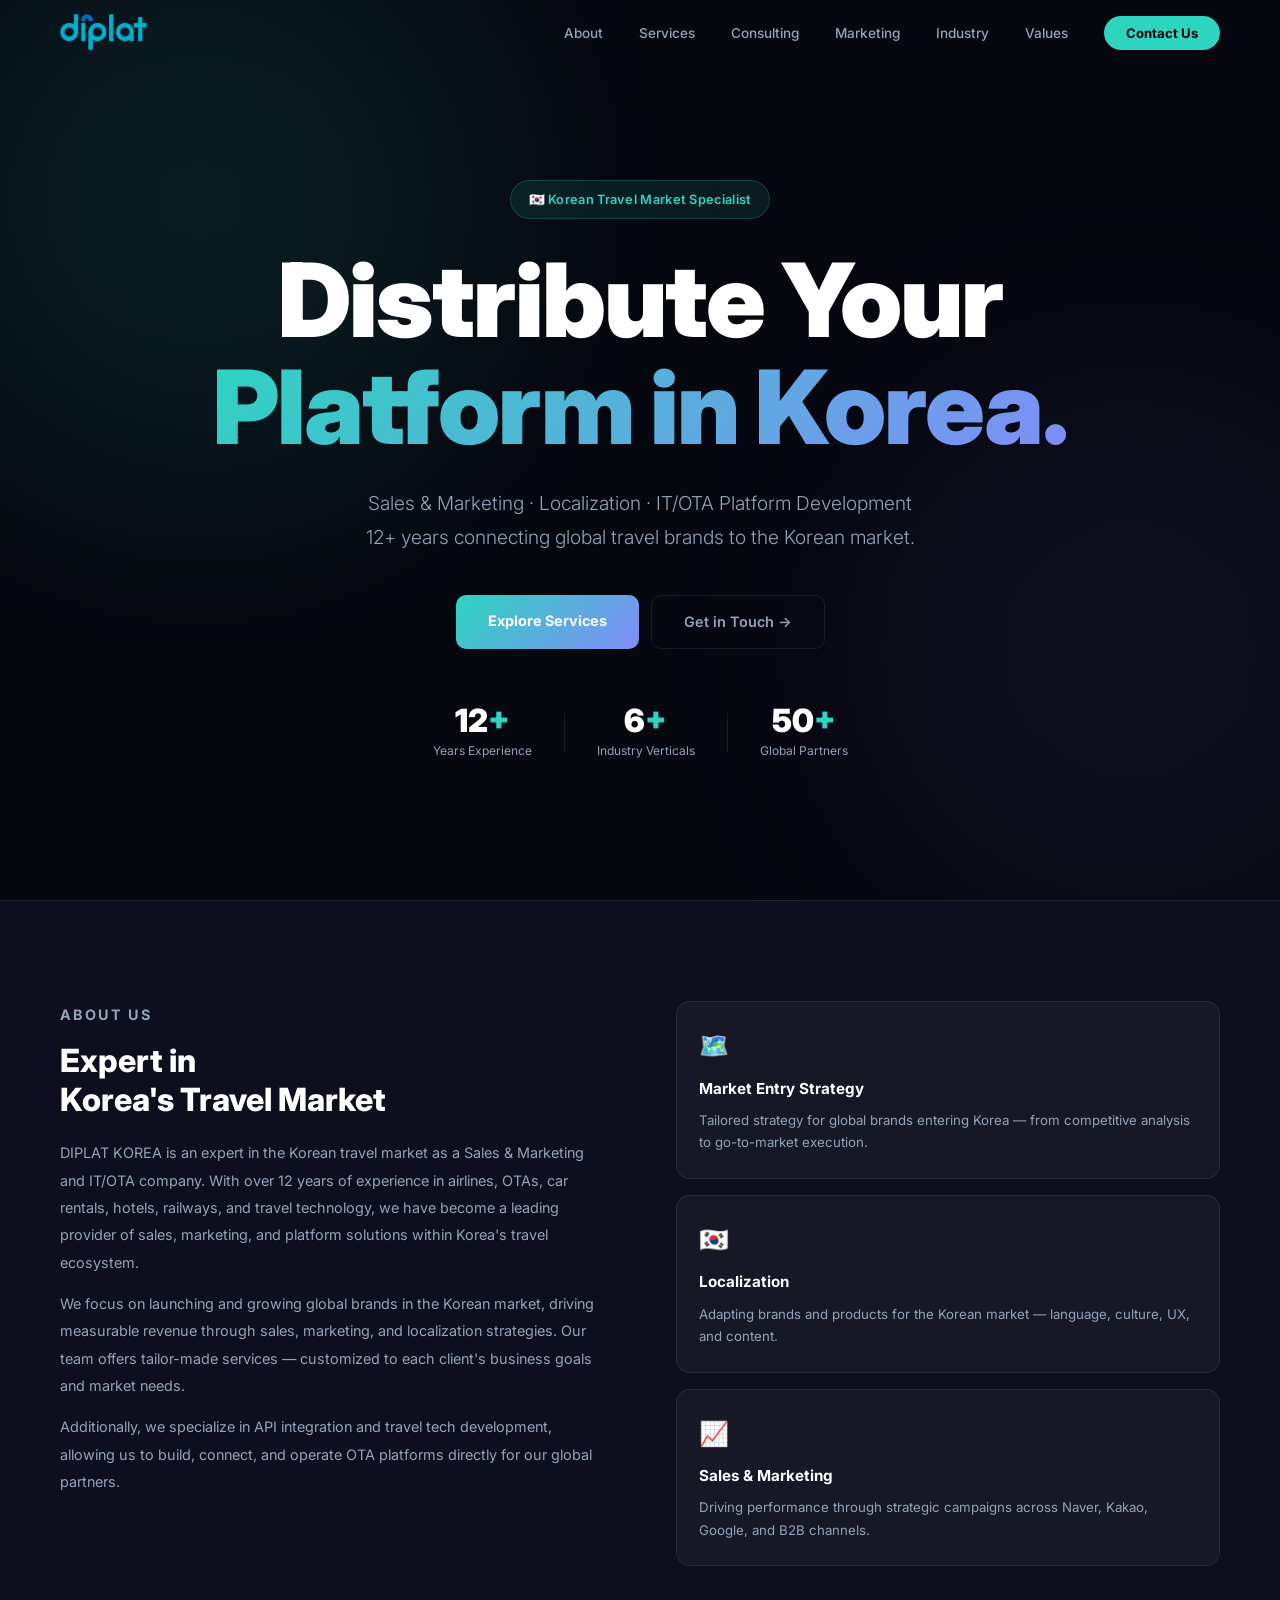
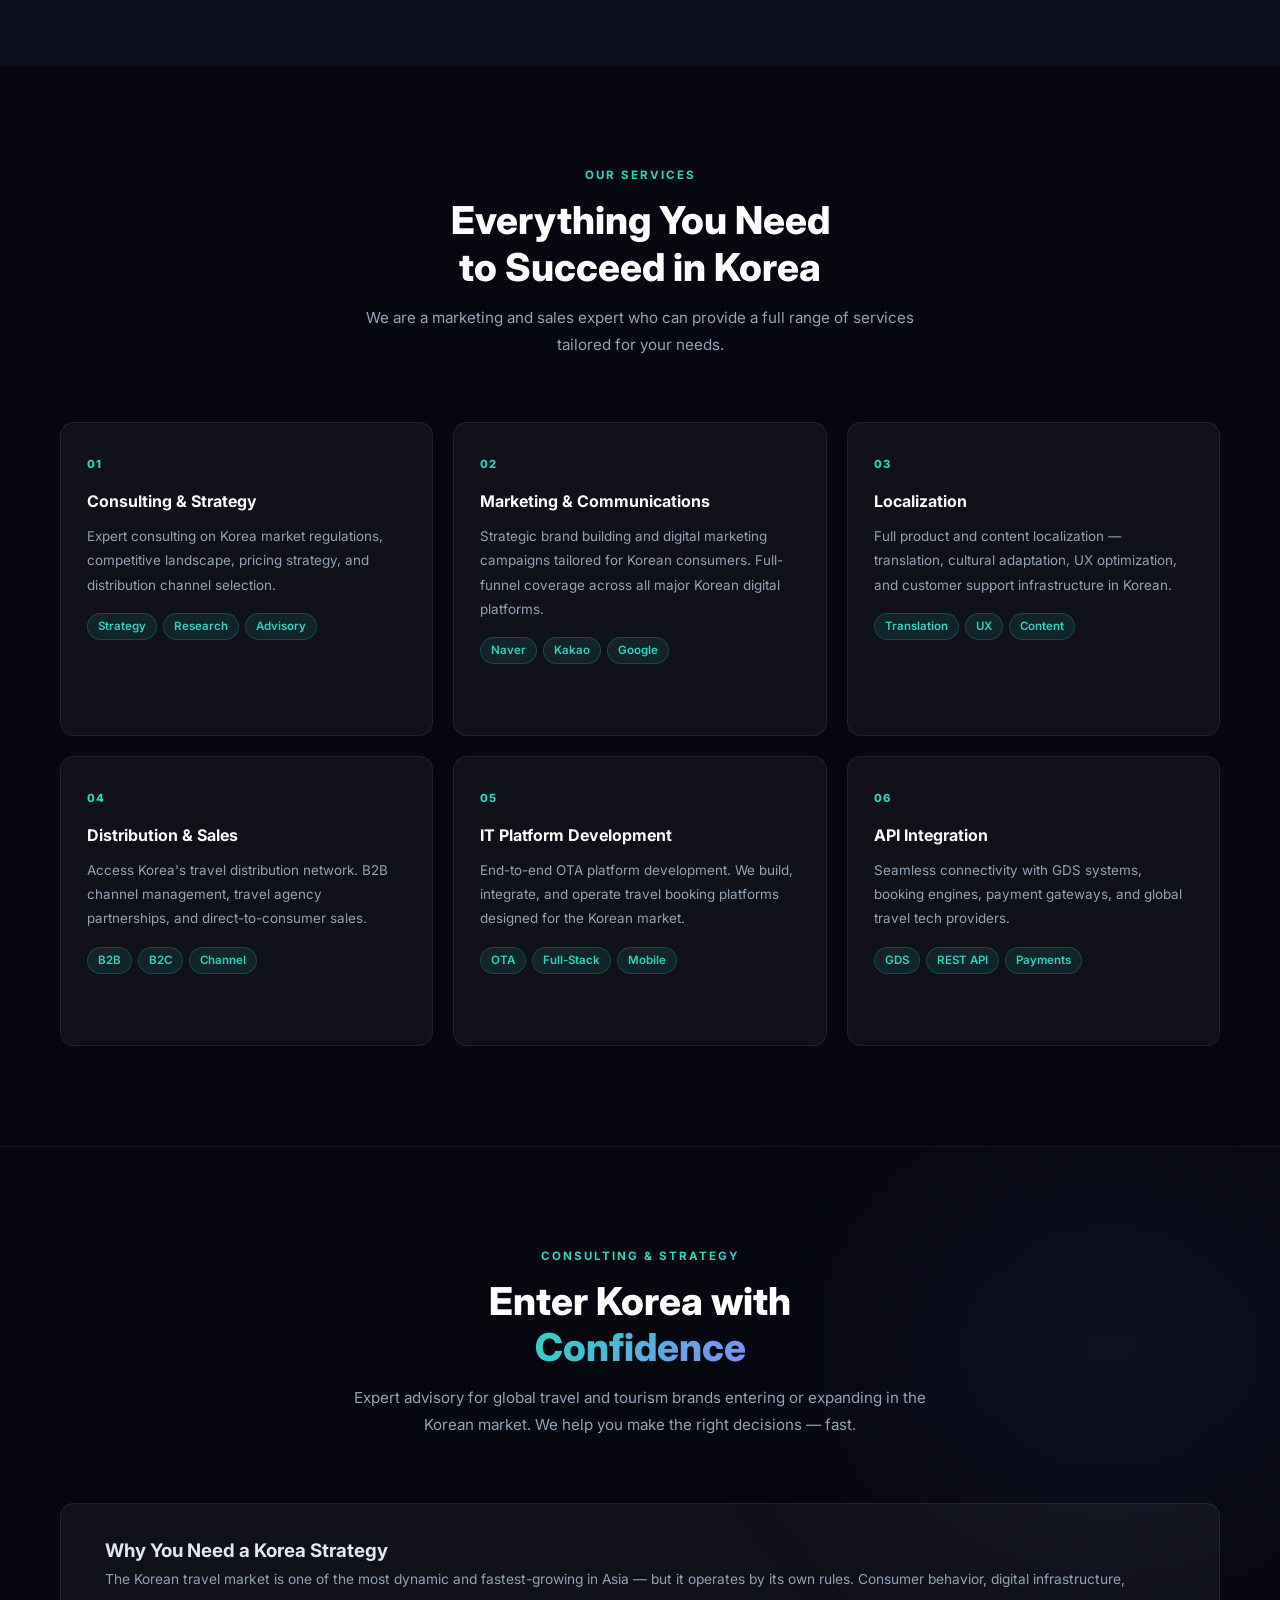
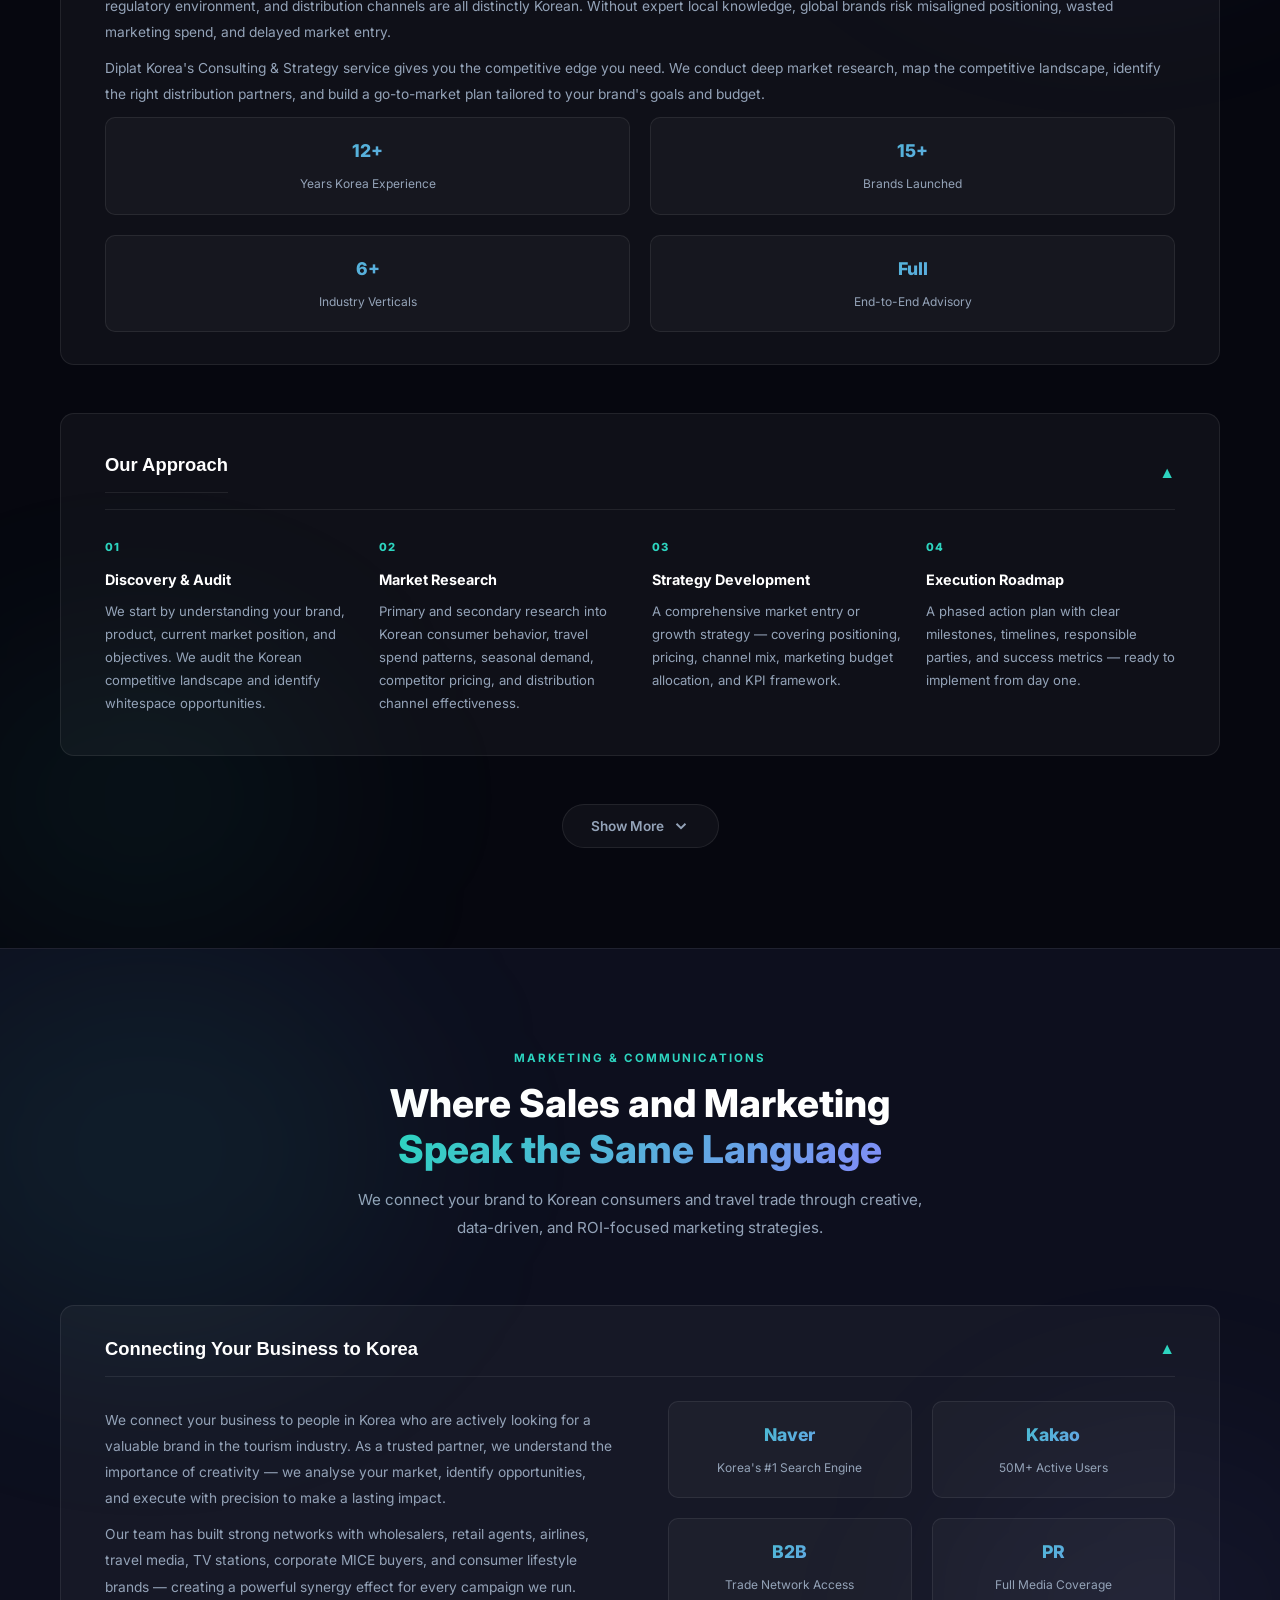
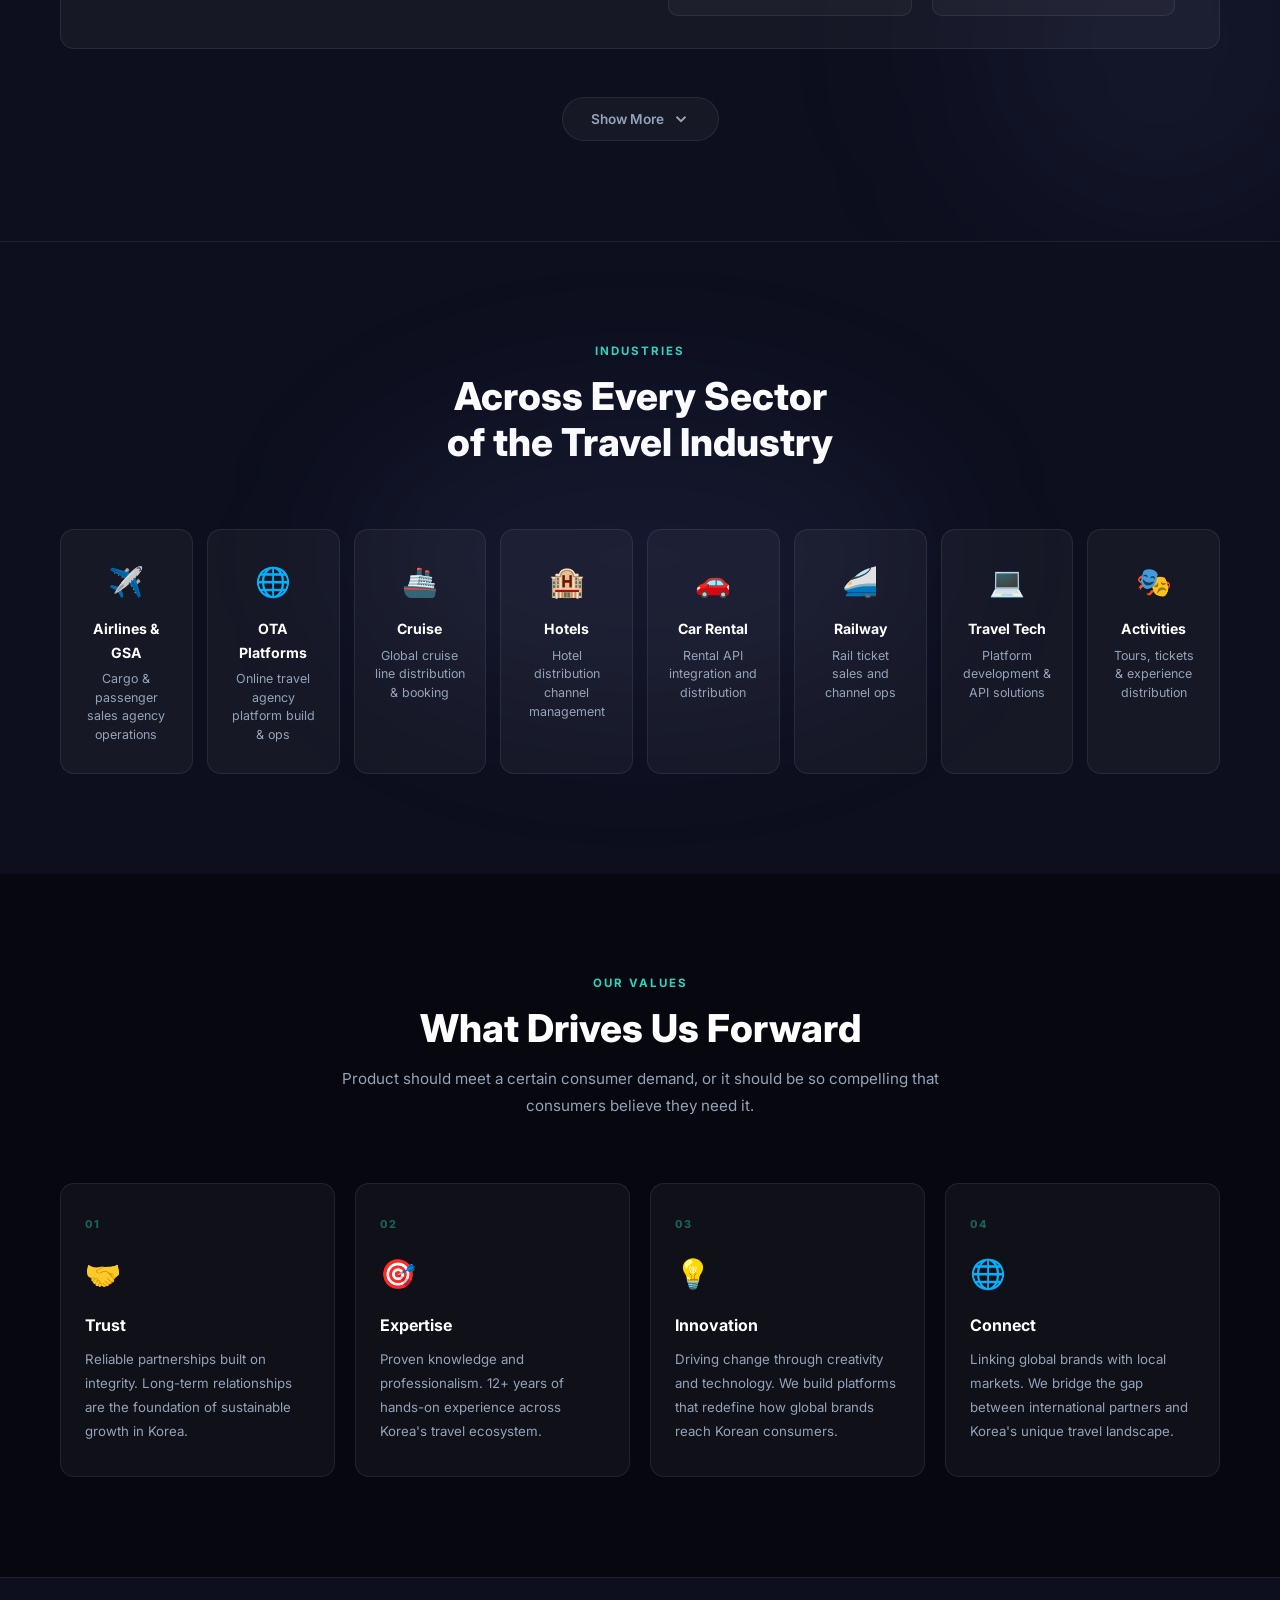
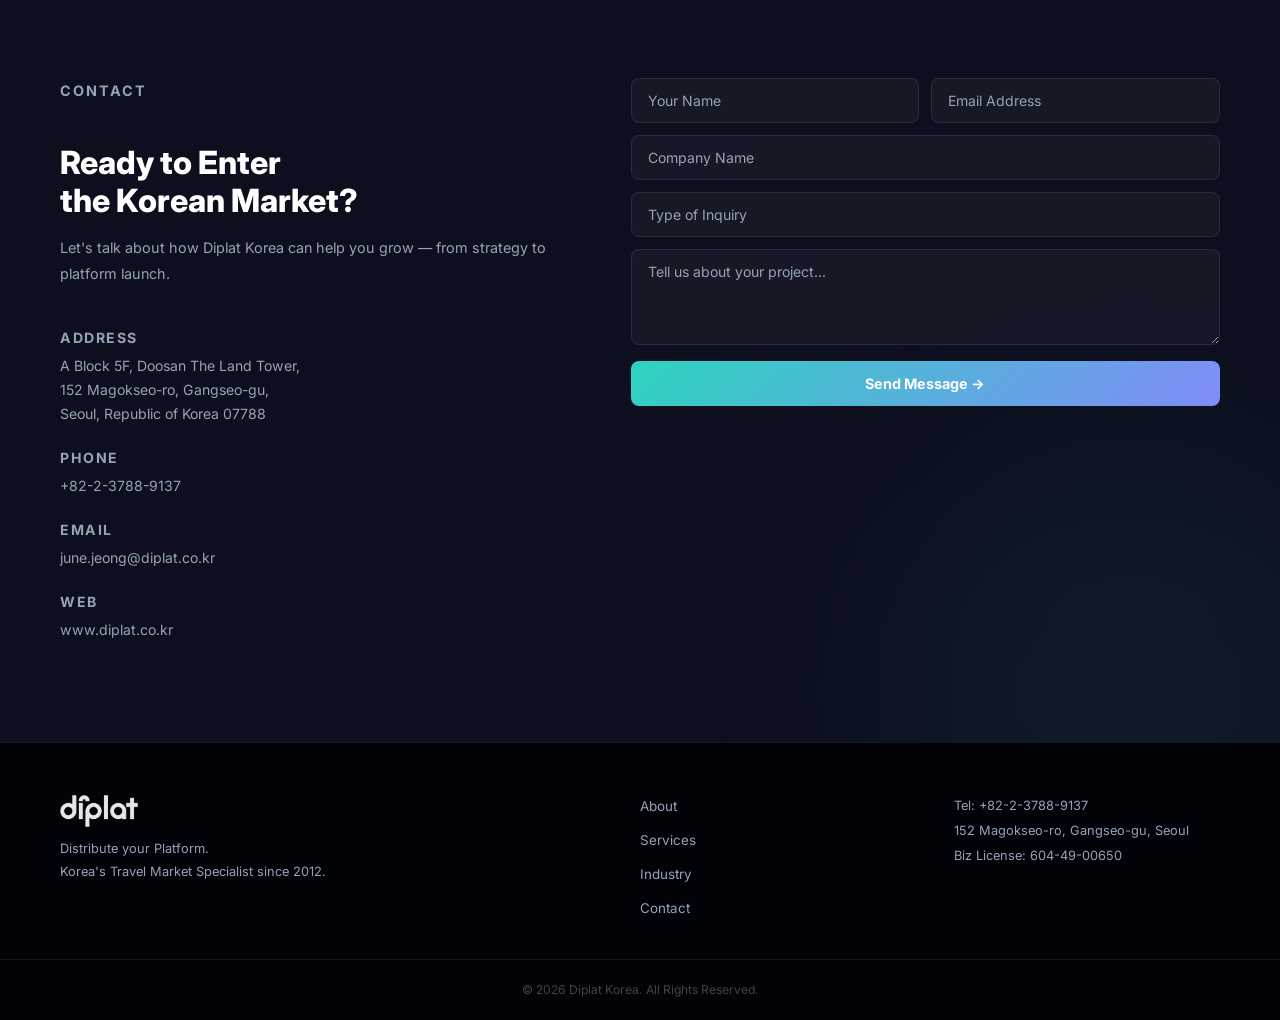
<file: index.html>
<!DOCTYPE html>
<html lang="en">
<head>
  <meta name="naver-site-verification" content="a5e831be4410e3e145dfdaa34d5597b49866e961" />
  <meta charset="UTF-8">
  <meta name="viewport" content="width=device-width, initial-scale=1.0">
  <title>Diplat Korea/디플랫코리아 — Distribute Your Platform</title>
  <meta name="description" content="Diplat Korea is an expert in the Korean travel market. Sales & Marketing, Localization, IT/OTA Platform Development, and API Integration. 12+ years of experience.">
  <meta property="og:title" content="Diplat Korea/디플랫코리아 — Distribute Your Platform">
  <meta property="og:description" content="Korea's leading travel market specialist. We launch and grow global brands in Korea.">
  <link rel="preconnect" href="https://fonts.googleapis.com">
  <link rel="stylesheet" href="https://fonts.googleapis.com/css2?family=Inter:wght@300;400;500;600;700;800;900&display=swap">
  <link rel="stylesheet" href="assets/css/style.css">
</head>
<body>

<!-- NAV -->
<nav class="nav" id="nav">
  <div class="container nav-inner">
    <a href="#home" class="logo">
      <img src="assets/diplat-logo.png" alt="Diplat Korea" style="height:36px;width:auto;display:block;">
    </a>
    <ul class="nav-links" id="navLinks">
      <li><a href="#about">About</a></li>
      <li><a href="#service">Services</a></li>
      <li><a href="#consulting">Consulting</a></li>
      <li><a href="#marketing">Marketing</a></li>
      <li><a href="#industry">Industry</a></li>
      <li><a href="#values">Values</a></li>
      <li><a href="#contact" class="nav-cta">Contact Us</a></li>
    </ul>
    <button class="hamburger" id="hamburger"><span></span><span></span><span></span></button>
  </div>
</nav>

<!-- HERO -->
<section class="hero" id="home">
  <div class="hero-glow hero-glow-1"></div>
  <div class="hero-glow hero-glow-2"></div>
  <div class="container hero-inner">
    <div class="hero-badge">🇰🇷 Korean Travel Market Specialist</div>
    <h1>Distribute Your<br><span class="grad-text">Platform in Korea.</span></h1>
    <p class="hero-sub">Sales & Marketing · Localization · IT/OTA Platform Development<br>12+ years connecting global travel brands to the Korean market.</p>
    <div class="hero-actions">
      <a href="#service" class="btn-primary">Explore Services</a>
      <a href="#contact" class="btn-ghost">Get in Touch →</a>
    </div>
    <div class="hero-metrics">
      <div class="metric"><span class="metric-num">12<em>+</em></span><span class="metric-label">Years Experience</span></div>
      <div class="metric-div"></div>
      <div class="metric"><span class="metric-num">6<em>+</em></span><span class="metric-label">Industry Verticals</span></div>
      <div class="metric-div"></div>
      <div class="metric"><span class="metric-num">50<em>+</em></span><span class="metric-label">Global Partners</span></div>
    </div>
  </div>
</section>

<!-- ABOUT -->
<section class="section about" id="about">
  <div class="container">
    <div class="about-wrap">
      <div class="about-left fade-in">
        <p class="eyebrow">About Us</p>
        <h2>Expert in<br>Korea's Travel Market</h2>
        <p>DIPLAT KOREA is an expert in the Korean travel market as a Sales &amp; Marketing and IT/OTA company. With over 12 years of experience in airlines, OTAs, car rentals, hotels, railways, and travel technology, we have become a leading provider of sales, marketing, and platform solutions within Korea's travel ecosystem.</p>
        <p>We focus on launching and growing global brands in the Korean market, driving measurable revenue through sales, marketing, and localization strategies. Our team offers tailor-made services — customized to each client's business goals and market needs.</p>
        <p>Additionally, we specialize in API integration and travel tech development, allowing us to build, connect, and operate OTA platforms directly for our global partners.</p>
      </div>
      <div class="about-right fade-in">
        <div class="about-card">
          <div class="ac-icon">🗺️</div>
          <h4>Market Entry Strategy</h4>
          <p>Tailored strategy for global brands entering Korea — from competitive analysis to go-to-market execution.</p>
        </div>
        <div class="about-card">
          <div class="ac-icon">🇰🇷</div>
          <h4>Localization</h4>
          <p>Adapting brands and products for the Korean market — language, culture, UX, and content.</p>
        </div>
        <div class="about-card">
          <div class="ac-icon">📈</div>
          <h4>Sales & Marketing</h4>
          <p>Driving performance through strategic campaigns across Naver, Kakao, Google, and B2B channels.</p>
        </div>
      </div>
    </div>
  </div>
</section>

<!-- SERVICES -->
<section class="section services" id="service">
  <div class="container">
    <div class="section-header">
      <p class="eyebrow">Our Services</p>
      <h2>Everything You Need<br>to Succeed in Korea</h2>
      <p class="section-sub">We are a marketing and sales expert who can provide a full range of services tailored for your needs.</p>
    </div>
    <div class="services-grid">
      <a href="#consulting" class="svc-card fade-in">
        <div class="svc-num">01</div>
        <h3>Consulting & Strategy</h3>
        <p>Expert consulting on Korea market regulations, competitive landscape, pricing strategy, and distribution channel selection.</p>
        <div class="svc-tags"><span>Strategy</span><span>Research</span><span>Advisory</span></div>
        <div class="svc-link">Learn More →</div>
      </a>
      <a href="#marketing" class="svc-card fade-in">
        <div class="svc-num">02</div>
        <h3>Marketing & Communications</h3>
        <p>Strategic brand building and digital marketing campaigns tailored for Korean consumers. Full-funnel coverage across all major Korean digital platforms.</p>
        <div class="svc-tags"><span>Naver</span><span>Kakao</span><span>Google</span></div>
        <div class="svc-link">Learn More →</div>
      </a>
      <a href="services/localization.html" class="svc-card fade-in">
        <div class="svc-num">03</div>
        <h3>Localization</h3>
        <p>Full product and content localization — translation, cultural adaptation, UX optimization, and customer support infrastructure in Korean.</p>
        <div class="svc-tags"><span>Translation</span><span>UX</span><span>Content</span></div>
        <div class="svc-link">Learn More →</div>
      </a>
      <a href="services/distribution-sales.html" class="svc-card fade-in">
        <div class="svc-num">04</div>
        <h3>Distribution & Sales</h3>
        <p>Access Korea's travel distribution network. B2B channel management, travel agency partnerships, and direct-to-consumer sales.</p>
        <div class="svc-tags"><span>B2B</span><span>B2C</span><span>Channel</span></div>
        <div class="svc-link">Learn More →</div>
      </a>
      <a href="services/it-platform.html" class="svc-card fade-in">
        <div class="svc-num">05</div>
        <h3>IT Platform Development</h3>
        <p>End-to-end OTA platform development. We build, integrate, and operate travel booking platforms designed for the Korean market.</p>
        <div class="svc-tags"><span>OTA</span><span>Full-Stack</span><span>Mobile</span></div>
        <div class="svc-link">Learn More →</div>
      </a>
      <a href="services/api-integration.html" class="svc-card fade-in">
        <div class="svc-num">06</div>
        <h3>API Integration</h3>
        <p>Seamless connectivity with GDS systems, booking engines, payment gateways, and global travel tech providers.</p>
        <div class="svc-tags"><span>GDS</span><span>REST API</span><span>Payments</span></div>
        <div class="svc-link">Learn More →</div>
      </a>
    </div>
  </div>
</section>

<!-- CONSULTING -->
<section class="section consulting" id="consulting">
  <div class="cst-glow cst-glow-1"></div>
  <div class="cst-glow cst-glow-2"></div>
  <div class="container">
    <div class="section-header">
      <p class="eyebrow">Consulting & Strategy</p>
      <h2>Enter Korea with<br><span class="grad-text">Confidence</span></h2>
      <p class="section-sub">Expert advisory for global travel and tourism brands entering or expanding in the Korean market. We help you make the right decisions — fast.</p>
    </div>

    <!-- Intro strip -->
    <div class="mkt-intro fade-in">
      <div class="mkt-intro-text">
        <h3>Why You Need a Korea Strategy</h3>
        <p>The Korean travel market is one of the most dynamic and fastest-growing in Asia — but it operates by its own rules. Consumer behavior, digital infrastructure, regulatory environment, and distribution channels are all distinctly Korean. Without expert local knowledge, global brands risk misaligned positioning, wasted marketing spend, and delayed market entry.</p>
        <p>Diplat Korea's Consulting & Strategy service gives you the competitive edge you need. We conduct deep market research, map the competitive landscape, identify the right distribution partners, and build a go-to-market plan tailored to your brand's goals and budget.</p>
      </div>
      <div class="mkt-intro-stats">
        <div class="mis"><strong class="grad-text">12+</strong><span>Years Korea Experience</span></div>
        <div class="mis"><strong class="grad-text">15+</strong><span>Brands Launched</span></div>
        <div class="mis"><strong class="grad-text">6+</strong><span>Industry Verticals</span></div>
        <div class="mis"><strong class="grad-text">Full</strong><span>End-to-End Advisory</span></div>
      </div>
    </div>

    <!-- Approach steps (accordion) -->
    <div class="cst-approach fade-in">
      <button class="cst-approach-toggle" onclick="toggleApproach(this)" aria-expanded="true">
        <h3>Our Approach</h3>
        <span class="cst-toggle-icon">▲</span>
      </button>
      <div class="cst-steps" id="cstSteps">
        <div class="cst-step">
          <div class="cst-step-num">01</div>
          <div class="cst-step-body">
            <h4>Discovery & Audit</h4>
            <p>We start by understanding your brand, product, current market position, and objectives. We audit the Korean competitive landscape and identify whitespace opportunities.</p>
          </div>
        </div>
        <div class="cst-step">
          <div class="cst-step-num">02</div>
          <div class="cst-step-body">
            <h4>Market Research</h4>
            <p>Primary and secondary research into Korean consumer behavior, travel spend patterns, seasonal demand, competitor pricing, and distribution channel effectiveness.</p>
          </div>
        </div>
        <div class="cst-step">
          <div class="cst-step-num">03</div>
          <div class="cst-step-body">
            <h4>Strategy Development</h4>
            <p>A comprehensive market entry or growth strategy — covering positioning, pricing, channel mix, marketing budget allocation, and KPI framework.</p>
          </div>
        </div>
        <div class="cst-step">
          <div class="cst-step-num">04</div>
          <div class="cst-step-body">
            <h4>Execution Roadmap</h4>
            <p>A phased action plan with clear milestones, timelines, responsible parties, and success metrics — ready to implement from day one.</p>
          </div>
        </div>
      </div>
    </div>

    <!-- 더보기 버튼 -->
    <div class="expand-btn-wrap">
      <button class="expand-btn" id="cstExpandBtn" onclick="toggleGrid('cstCards','cstExpandBtn')">
        <span>Show More</span>
        <svg class="expand-arrow" viewBox="0 0 24 24" fill="none" stroke="currentColor" stroke-width="2.5"><polyline points="6 9 12 15 18 9"/></svg>
      </button>
    </div>

    <!-- Service scope cards -->
    <div class="mkt-grid expand-grid collapsed" id="cstCards">
      <div class="mkt-card cst-card fade-in mkt-card-highlight">
        <div class="cst-card-header">
          <div class="mkt-icon">✈️</div>
          <h4>GSA — General Sales Agent</h4>
          
        </div>
        <div class="cst-card-body">
          <p>We act as your official General Sales Agent in Korea — operating as your local sales arm with full reservation support, ticketing, agency relations, and account management.</p>
          <ul class="mkt-list">
            <li>Official Korea GSA representation</li>
            <li>Reservations & ticketing support</li>
            <li>Travel agent contracting & education</li>
            <li>Corporate & group account management</li>
            <li>Trade event & roadshow representation</li>
            <li>Monthly sales reporting to HQ</li>
          </ul>
        </div>
      </div>
      <div class="mkt-card cst-card fade-in">
        <div class="cst-card-header">
          <div class="mkt-icon">🗺️</div>
          <h4>Market Entry Strategy</h4>
          
        </div>
        <div class="cst-card-body">
          <p>Full go-to-market framework for new entrants — from brand positioning to first-sale roadmap. Tailored to your product category and target audience in Korea.</p>
          <ul class="mkt-list">
            <li>Positioning & brand architecture</li>
            <li>Target segment definition</li>
            <li>Channel prioritization</li>
            <li>First-year revenue forecasting</li>
          </ul>
        </div>
      </div>
      <div class="mkt-card cst-card fade-in">
        <div class="cst-card-header">
          <div class="mkt-icon">🔎</div>
          <h4>Competitive Intelligence</h4>
          
        </div>
        <div class="cst-card-body">
          <p>Deep analysis of competitors' pricing, marketing, distribution, and customer positioning in Korea — so you know exactly where your brand fits.</p>
          <ul class="mkt-list">
            <li>Competitor price benchmarking</li>
            <li>Distribution channel audit</li>
            <li>Campaign creative analysis</li>
            <li>Market share estimation</li>
          </ul>
        </div>
      </div>
      <div class="mkt-card cst-card fade-in">
        <div class="cst-card-header">
          <div class="mkt-icon">📊</div>
          <h4>Consumer Research</h4>
          
        </div>
        <div class="cst-card-body">
          <p>Korean traveler segmentation, demand forecasting, and purchase behavior analysis — grounded in real data from Korea's travel ecosystem.</p>
          <ul class="mkt-list">
            <li>Traveler persona development</li>
            <li>Seasonal demand mapping</li>
            <li>Booking behavior analysis</li>
            <li>Willingness-to-pay research</li>
          </ul>
        </div>
      </div>
      <div class="mkt-card cst-card fade-in">
        <div class="cst-card-header">
          <div class="mkt-icon">💰</div>
          <h4>Pricing Strategy</h4>
          
        </div>
        <div class="cst-card-body">
          <p>Competitive pricing models, yield optimization guidance, and seasonal promotional calendar development built for the Korean consumer mindset.</p>
          <ul class="mkt-list">
            <li>Competitive price benchmarking</li>
            <li>Early bird & last-minute tactics</li>
            <li>Promotional discount structuring</li>
            <li>Package pricing frameworks</li>
          </ul>
        </div>
      </div>
      <div class="mkt-card cst-card fade-in">
        <div class="cst-card-header">
          <div class="mkt-icon">🤝</div>
          <h4>Partner Identification</h4>
          
        </div>
        <div class="cst-card-body">
          <p>Vetting and introduction to the right wholesalers, OTAs, retail agencies, and media partners for your specific product and budget tier.</p>
          <ul class="mkt-list">
            <li>OTA shortlisting & intro</li>
            <li>Wholesale operator mapping</li>
            <li>MICE & corporate targets</li>
            <li>Media & PR partner referrals</li>
          </ul>
        </div>
      </div>
      <div class="mkt-card cst-card fade-in">
        <div class="cst-card-header">
          <div class="mkt-icon">📋</div>
          <h4>Regulatory Advisory</h4>
          
        </div>
        <div class="cst-card-body">
          <p>Guidance on Korea's tourism business registration, licensing, and compliance requirements — avoiding costly legal missteps from day one.</p>
          <ul class="mkt-list">
            <li>Tourism business licensing</li>
            <li>Korean consumer law basics</li>
            <li>Privacy policy compliance</li>
            <li>Payment regulation guidance</li>
          </ul>
        </div>
      </div>
      <div class="mkt-card cst-card fade-in">
        <div class="cst-card-header">
          <div class="mkt-icon">🏢</div>
          <h4>Office & Rep Setup</h4>
          
        </div>
        <div class="cst-card-body">
          <p>Support for establishing a local Korea presence — from virtual office setup to hiring local representatives and building your Korea team.</p>
          <ul class="mkt-list">
            <li>Virtual / physical office setup</li>
            <li>Local rep hiring support</li>
            <li>Entity registration advisory</li>
            <li>Operational process design</li>
          </ul>
        </div>
      </div>
      <div class="mkt-card cst-card fade-in">
        <div class="cst-card-header">
          <div class="mkt-icon">📈</div>
          <h4>Performance Consulting</h4>
          
        </div>
        <div class="cst-card-body">
          <p>Ongoing strategic advisory for brands already in Korea — reviewing performance, adjusting strategy, and unlocking the next stage of growth.</p>
          <ul class="mkt-list">
            <li>Quarterly business reviews</li>
            <li>KPI framework & dashboards</li>
            <li>Strategy pivots & optimization</li>
            <li>Expansion planning</li>
          </ul>
        </div>
      </div>
    </div>
  </div>
</section>

<!-- MARKETING -->
<section class="section marketing" id="marketing">
  <div class="mkt-glow mkt-glow-1"></div>
  <div class="mkt-glow mkt-glow-2"></div>
  <div class="container">
    <div class="section-header">
      <p class="eyebrow">Marketing & Communications</p>
      <h2>Where Sales and Marketing<br><span class="grad-text">Speak the Same Language</span></h2>
      <p class="section-sub">We connect your brand to Korean consumers and travel trade through creative, data-driven, and ROI-focused marketing strategies.</p>
    </div>

    <!-- Intro strip (accordion) -->
    <div class="mkt-intro fade-in">
      <button class="cst-approach-toggle" onclick="toggleMktIntro(this)" aria-expanded="true">
        <h3>Connecting Your Business to Korea</h3>
        <span class="cst-toggle-icon">▲</span>
      </button>
      <div id="mktIntroBody">
        <div class="mkt-intro-inner">
          <div class="mkt-intro-text">
            <p>We connect your business to people in Korea who are actively looking for a valuable brand in the tourism industry. As a trusted partner, we understand the importance of creativity — we analyse your market, identify opportunities, and execute with precision to make a lasting impact.</p>
            <p>Our team has built strong networks with wholesalers, retail agents, airlines, travel media, TV stations, corporate MICE buyers, and consumer lifestyle brands — creating a powerful synergy effect for every campaign we run.</p>
          </div>
          <div class="mkt-intro-stats">
            <div class="mis"><strong class="grad-text">Naver</strong><span>Korea's #1 Search Engine</span></div>
            <div class="mis"><strong class="grad-text">Kakao</strong><span>50M+ Active Users</span></div>
            <div class="mis"><strong class="grad-text">B2B</strong><span>Trade Network Access</span></div>
            <div class="mis"><strong class="grad-text">PR</strong><span>Full Media Coverage</span></div>
          </div>
        </div>
      </div>
    </div>

    <!-- 더보기 버튼 -->
    <div class="expand-btn-wrap">
      <button class="expand-btn" id="mktExpandBtn" onclick="toggleGrid('mktCards','mktExpandBtn')">
        <span>Show More</span>
        <svg class="expand-arrow" viewBox="0 0 24 24" fill="none" stroke="currentColor" stroke-width="2.5"><polyline points="6 9 12 15 18 9"/></svg>
      </button>
    </div>

    <!-- Service cards -->
    <div class="mkt-grid expand-grid collapsed" id="mktCards">
      <div class="mkt-card cst-card fade-in">
        <div class="cst-card-header">
          <div class="mkt-icon">📣</div>
          <h4>Public Relations</h4>
          
        </div>
        <div class="cst-card-body">
          <p>Strong and wide media networks enabling reach to the right distribution channels and relevant travel media. Press releases, editorial placements, and journalist FAM trips — all managed in-house.</p>
          <ul class="mkt-list">
            <li>Travel trade & consumer media coverage</li>
            <li>Press release writing & distribution</li>
            <li>FAM trip coordination</li>
            <li>Influencer & travel blogger campaigns</li>
          </ul>
        </div>
      </div>
      <div class="mkt-card cst-card fade-in">
        <div class="cst-card-header">
          <div class="mkt-icon">🎯</div>
          <h4>Search Engine Marketing (SEM)</h4>
          
        </div>
        <div class="cst-card-body">
          <p>Pay-per-click advertising on Korea's most powerful digital platforms. We manage every aspect of your paid search from keyword research to ad copy and bid optimization.</p>
          <ul class="mkt-list">
            <li>Naver Search Ads (네이버 검색광고)</li>
            <li>Kakao Keyword Ads (카카오 키워드광고)</li>
            <li>Google Ads — Korea-optimized</li>
            <li>Display & retargeting campaigns</li>
          </ul>
        </div>
      </div>
      <div class="mkt-card cst-card fade-in">
        <div class="cst-card-header">
          <div class="mkt-icon">🔍</div>
          <h4>Search Engine Optimization (SEO)</h4>
          
        </div>
        <div class="cst-card-body">
          <p>Whether it's Google, Naver, or any other Korean portal — we understand the algorithms and optimize your digital presence to drive consistent organic traffic from Korean searchers.</p>
          <ul class="mkt-list">
            <li>Naver Blog & Post SEO</li>
            <li>Google Korea on-page optimization</li>
            <li>Korean keyword research & mapping</li>
            <li>Technical SEO & site audit</li>
          </ul>
        </div>
      </div>
      <div class="mkt-card cst-card fade-in">
        <div class="cst-card-header">
          <div class="mkt-icon">📱</div>
          <h4>Social Media Marketing (SNS)</h4>
          
        </div>
        <div class="cst-card-body">
          <p>We develop and manage social media channels that build brand loyalty and drive engagement with the right Korean audience — across every major platform.</p>
          <ul class="mkt-list">
            <li>KakaoTalk Channel management</li>
            <li>Instagram & YouTube Korea</li>
            <li>Naver Blog & Naver TV</li>
            <li>Community building & moderation</li>
          </ul>
        </div>
      </div>
      <div class="mkt-card cst-card fade-in">
        <div class="cst-card-header">
          <div class="mkt-icon">✍️</div>
          <h4>Content Marketing</h4>
          
        </div>
        <div class="cst-card-body">
          <p>Korean consumers trust content. We create, translate, and localize compelling content — from blog posts and travel guides to video scripts and email newsletters.</p>
          <ul class="mkt-list">
            <li>Korean copywriting & translation</li>
            <li>Travel guide & destination content</li>
            <li>Email & newsletter campaigns</li>
            <li>Naver Blog & KakaoStory posting</li>
          </ul>
        </div>
      </div>
      <div class="mkt-card cst-card fade-in">
        <div class="cst-card-header">
          <div class="mkt-icon">💼</div>
          <h4>Sales Representation</h4>
          
        </div>
        <div class="cst-card-body">
          <p>Increase arrivals and length of stay by expanding your sales channels and pitching to the right targets — from top wholesalers and OTAs to corporate MICE buyers and retail agencies.</p>
          <ul class="mkt-list">
            <li>B2B travel trade sales calls</li>
            <li>OTA channel negotiation</li>
            <li>MICE & corporate sales</li>
            <li>Trade shows & roadshows</li>
          </ul>
        </div>
      </div>
      <div class="mkt-card cst-card fade-in">
        <div class="cst-card-header">
          <div class="mkt-icon">🔗</div>
          <h4>Integrated Marketing</h4>
          
        </div>
        <div class="cst-card-body">
          <p>Creative omnichannel campaigns that activate the source market and deliver measurable ROI. We align digital, PR, trade, and content into a single strategy that moves your KPIs.</p>
          <ul class="mkt-list">
            <li>Campaign strategy & planning</li>
            <li>Cross-channel execution</li>
            <li>ROI tracking & reporting</li>
            <li>Seasonal & promotional campaigns</li>
          </ul>
        </div>
      </div>
      <div class="mkt-card cst-card fade-in">
        <div class="cst-card-header">
          <div class="mkt-icon">🛡️</div>
          <h4>Crisis Management</h4>
          
        </div>
        <div class="cst-card-body">
          <p>Professional management of crisis situations with full understanding of Korea's media landscape and crisis communication protocols — protecting your brand reputation when it matters most.</p>
          <ul class="mkt-list">
            <li>Korean media monitoring</li>
            <li>Crisis response planning</li>
            <li>Spokesperson preparation</li>
            <li>Damage control & recovery PR</li>
          </ul>
        </div>
      </div>
    </div>
  </div>
</section>

<!-- INDUSTRY -->
<section class="section industry" id="industry">
  <div class="industry-glow"></div>
  <div class="container">
    <div class="section-header">
      <p class="eyebrow">Industries</p>
      <h2>Across Every Sector<br>of the Travel Industry</h2>
    </div>
    <div class="industry-grid">
      <div class="ind-card fade-in"><span class="ind-icon">✈️</span><h4>Airlines & GSA</h4><p>Cargo & passenger sales agency operations</p></div>
      <div class="ind-card fade-in"><span class="ind-icon">🌐</span><h4>OTA Platforms</h4><p>Online travel agency platform build & ops</p></div>
      <div class="ind-card fade-in"><span class="ind-icon">🚢</span><h4>Cruise</h4><p>Global cruise line distribution & booking</p></div>
      <div class="ind-card fade-in"><span class="ind-icon">🏨</span><h4>Hotels</h4><p>Hotel distribution channel management</p></div>
      <div class="ind-card fade-in"><span class="ind-icon">🚗</span><h4>Car Rental</h4><p>Rental API integration and distribution</p></div>
      <div class="ind-card fade-in"><span class="ind-icon">🚄</span><h4>Railway</h4><p>Rail ticket sales and channel ops</p></div>
      <div class="ind-card fade-in"><span class="ind-icon">💻</span><h4>Travel Tech</h4><p>Platform development & API solutions</p></div>
      <div class="ind-card fade-in"><span class="ind-icon">🎭</span><h4>Activities</h4><p>Tours, tickets & experience distribution</p></div>
    </div>
  </div>
</section>

<!-- VALUES -->
<section class="section values" id="values">
  <div class="container">
    <div class="section-header">
      <p class="eyebrow">Our Values</p>
      <h2>What Drives Us Forward</h2>
      <p class="section-sub">Product should meet a certain consumer demand, or it should be so compelling that consumers believe they need it.</p>
    </div>
    <div class="values-grid">
      <div class="val-card fade-in">
        <div class="val-num">01</div>
        <div class="val-icon">🤝</div>
        <h3>Trust</h3>
        <p>Reliable partnerships built on integrity. Long-term relationships are the foundation of sustainable growth in Korea.</p>
      </div>
      <div class="val-card fade-in">
        <div class="val-num">02</div>
        <div class="val-icon">🎯</div>
        <h3>Expertise</h3>
        <p>Proven knowledge and professionalism. 12+ years of hands-on experience across Korea's travel ecosystem.</p>
      </div>
      <div class="val-card fade-in">
        <div class="val-num">03</div>
        <div class="val-icon">💡</div>
        <h3>Innovation</h3>
        <p>Driving change through creativity and technology. We build platforms that redefine how global brands reach Korean consumers.</p>
      </div>
      <div class="val-card fade-in">
        <div class="val-num">04</div>
        <div class="val-icon">🌐</div>
        <h3>Connect</h3>
        <p>Linking global brands with local markets. We bridge the gap between international partners and Korea's unique travel landscape.</p>
      </div>
    </div>
  </div>
</section>

<!-- CONTACT -->
<section class="section contact" id="contact">
  <div class="contact-glow"></div>
  <div class="container">
    <div class="contact-wrap">
      <div class="contact-left fade-in">
        <p class="eyebrow">Contact</p>
        <h2>Ready to Enter<br>the Korean Market?</h2>
        <p>Let's talk about how Diplat Korea can help you grow — from strategy to platform launch.</p>
        <div class="contact-details">
          <div class="cd"><span class="cd-l">Address</span><span>A Block 5F, Doosan The Land Tower,<br>152 Magokseo-ro, Gangseo-gu,<br>Seoul, Republic of Korea 07788</span></div>
          <div class="cd"><span class="cd-l">Phone</span><a href="tel:+82237889137">+82-2-3788-9137</a></div>
          <div class="cd"><span class="cd-l">Email</span><a href="mailto:june.jeong@diplat.co.kr">june.jeong@diplat.co.kr</a></div>
          <div class="cd"><span class="cd-l">Web</span><a href="https://www.diplat.co.kr" target="_blank">www.diplat.co.kr</a></div>
        </div>
      </div>
      <form class="contact-form fade-in" action="https://formsubmit.co/june.jeong@diplat.co.kr" method="POST">
        <input type="hidden" name="_subject" value="[Diplat Korea] New Inquiry from Website">
        <input type="hidden" name="_captcha" value="false">
        <input type="hidden" name="_next" value="https://www.diplat.co.kr?sent=1">
        <div class="form-row">
          <input type="text" name="name" placeholder="Your Name" required>
          <input type="email" name="email" placeholder="Email Address" required>
        </div>
        <input type="text" name="company" placeholder="Company Name">
        <select name="inquiry" onchange="this.classList.add('filled')">
          <option value="" disabled selected>Type of Inquiry</option>
          <option>Korea Market Entry Strategy</option>
          <option>IT Platform Development</option>
          <option>API Integration</option>
          <option>Sales & Marketing</option>
          <option>Cruise Partnership</option>
          <option>Other</option>
        </select>
        <textarea name="message" rows="4" placeholder="Tell us about your project..."></textarea>
        <button type="submit" class="btn-submit">Send Message →</button>
      </form>
    </div>
  </div>
</section>

<!-- FOOTER -->
<footer class="footer">
  <div class="container footer-inner">
    <div>
      <div class="logo footer-logo"><img src="assets/diplat-logo.png" alt="Diplat Korea" style="height:32px;width:auto;display:block;filter:brightness(0) invert(1);opacity:0.9;"></div>
      <p class="footer-sub">Distribute your Platform.<br>Korea's Travel Market Specialist since 2012.</p>
    </div>
    <div class="footer-links">
      <a href="#about">About</a>
      <a href="#service">Services</a>
      <a href="#industry">Industry</a>
      <a href="#contact">Contact</a>
    </div>
    <div class="footer-info">
      <p>Tel: +82-2-3788-9137</p>
      <p>152 Magokseo-ro, Gangseo-gu, Seoul</p>
      <p>Biz License: 604-49-00650</p>
    </div>
  </div>
  <div class="footer-bottom">
    <p>© 2026 Diplat Korea. All Rights Reserved.</p>
  </div>
</footer>

<script src="assets/js/main.js"></script>
</body>
</html>
</file>
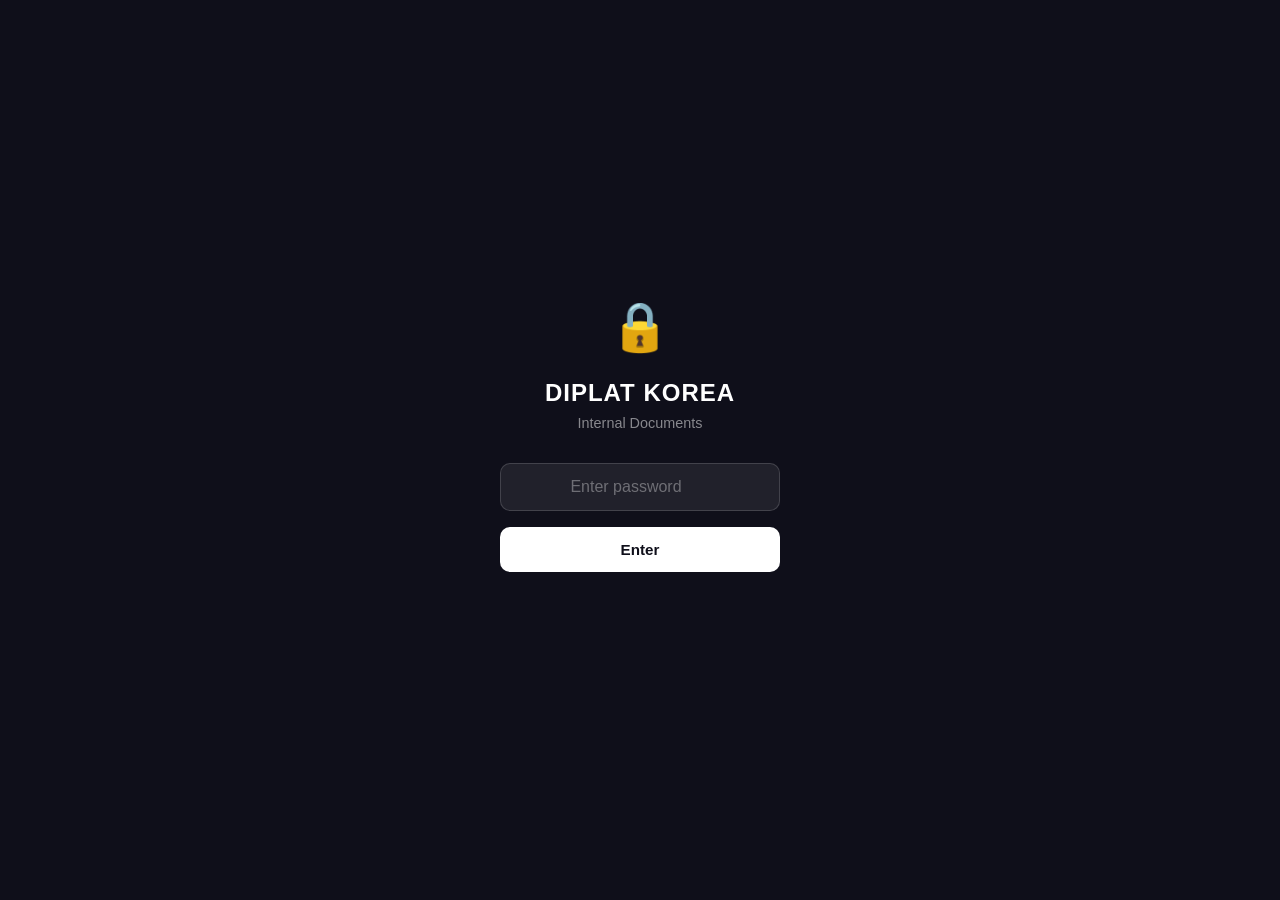
<file: proposal/index.html>
<!DOCTYPE html>
<html lang="en">
<head>
  <meta charset="UTF-8">
  <meta name="viewport" content="width=device-width, initial-scale=1.0">
  <title>Diplat Korea — Internal</title>
  <!-- SEO 완전 차단 -->
  <meta name="robots" content="noindex, nofollow, noarchive, nosnippet">
  <meta name="googlebot" content="noindex, nofollow">
  <style>
    * { margin: 0; padding: 0; box-sizing: border-box; }
    body { font-family: 'Segoe UI', Arial, sans-serif; background: #0f0f1a; color: white; min-height: 100vh; display: flex; align-items: center; justify-content: center; }

    /* 잠금 화면 */
    #lockScreen { text-align: center; padding: 40px 20px; }
    #lockScreen .logo { font-size: 1.5rem; font-weight: 700; margin-bottom: 8px; letter-spacing: 1px; }
    #lockScreen .subtitle { color: rgba(255,255,255,0.5); font-size: 0.9rem; margin-bottom: 32px; }
    #lockScreen .lock-icon { font-size: 3rem; margin-bottom: 24px; }
    .input-wrap { position: relative; margin-bottom: 16px; }
    #pwInput { width: 280px; padding: 14px 44px 14px 16px; background: rgba(255,255,255,0.08); border: 1px solid rgba(255,255,255,0.15); border-radius: 10px; color: white; font-size: 1rem; outline: none; text-align: center; letter-spacing: 2px; }
    #pwInput:focus { border-color: rgba(255,255,255,0.4); background: rgba(255,255,255,0.12); }
    #pwInput::placeholder { letter-spacing: 0; color: rgba(255,255,255,0.35); }
    #enterBtn { width: 280px; padding: 14px; background: white; color: #0f0f1a; font-weight: 700; font-size: 0.95rem; border: none; border-radius: 10px; cursor: pointer; transition: opacity .2s; }
    #enterBtn:hover { opacity: 0.85; }
    #errMsg { color: #ff6b6b; font-size: 0.85rem; margin-top: 10px; min-height: 20px; }

    /* 문서 목록 화면 */
    #docScreen { display: none; width: 100%; max-width: 720px; padding: 40px 20px; }
    .doc-header { display: flex; justify-content: space-between; align-items: center; margin-bottom: 28px; flex-wrap: wrap; gap: 12px; }
    .doc-header h1 { font-size: 1.4rem; font-weight: 700; }
    #logoutBtn { background: rgba(255,255,255,0.1); color: white; border: 1px solid rgba(255,255,255,0.2); padding: 8px 16px; border-radius: 8px; cursor: pointer; font-size: 0.85rem; }
    .doc-card { background: rgba(255,255,255,0.06); border: 1px solid rgba(255,255,255,0.1); border-radius: 12px; padding: 20px 24px; margin-bottom: 14px; display: flex; align-items: center; justify-content: space-between; text-decoration: none; color: white; transition: background .2s; gap: 12px; }
    .doc-card:hover { background: rgba(255,255,255,0.1); }
    .doc-info { flex: 1; }
    .doc-title { font-weight: 600; font-size: 1rem; margin-bottom: 4px; }
    .doc-meta { color: rgba(255,255,255,0.5); font-size: 0.82rem; }
    .doc-arrow { color: rgba(255,255,255,0.4); font-size: 1.2rem; }
    .empty { text-align: center; color: rgba(255,255,255,0.4); padding: 40px; font-size: 0.95rem; }
  </style>
</head>
<body>

<!-- 잠금 화면 -->
<div id="lockScreen">
  <div class="lock-icon">🔒</div>
  <div class="logo">DIPLAT KOREA</div>
  <div class="subtitle">Internal Documents</div>
  <div class="input-wrap">
    <input type="password" id="pwInput" placeholder="Enter password" onkeydown="if(event.key==='Enter')checkPw()">
  </div>
  <button id="enterBtn" onclick="checkPw()">Enter</button>
  <div id="errMsg"></div>
</div>

<!-- 문서 목록 화면 -->
<div id="docScreen">
  <div class="doc-header">
    <h1>📁 Internal Documents</h1>
    <button id="logoutBtn" onclick="logout()">Lock</button>
  </div>
  <div id="docList"></div>
</div>

<script>
  // ── 비밀번호 설정 (변경 가능) ──
  const PASSWORD = 'diplat2026';

  // ── 문서 목록 (추가 시 여기에 추가) ──
  const DOCS = [
    {
      title: 'Korean Digital Marketing Proposal',
      desc: 'Naver Blog · Instagram · Social Media Strategy',
      date: 'April 2026',
      url: 'https://kimdaeri-bot.github.io/private-docs/marketing-proposal-snorkeling.html'
    },
  ];

  const SESSION_KEY = 'diplat_internal_auth';

  function checkPw() {
    const val = document.getElementById('pwInput').value;
    if (val === PASSWORD) {
      sessionStorage.setItem(SESSION_KEY, '1');
      showDocs();
    } else {
      document.getElementById('errMsg').textContent = 'Incorrect password. Please try again.';
      document.getElementById('pwInput').value = '';
      document.getElementById('pwInput').focus();
    }
  }

  function showDocs() {
    document.getElementById('lockScreen').style.display = 'none';
    document.getElementById('docScreen').style.display = 'block';
    const list = document.getElementById('docList');
    if (DOCS.length === 0) {
      list.innerHTML = '<div class="empty">No documents available.</div>';
      return;
    }
    list.innerHTML = DOCS.map(doc => `
      <a class="doc-card" href="${doc.url}" target="_blank">
        <div class="doc-info">
          <div class="doc-title">${doc.title}</div>
          <div class="doc-meta">${doc.desc} · ${doc.date}</div>
        </div>
        <div class="doc-arrow">→</div>
      </a>
    `).join('');
  }

  function logout() {
    sessionStorage.removeItem(SESSION_KEY);
    document.getElementById('lockScreen').style.display = 'flex';
    document.getElementById('docScreen').style.display = 'none';
    document.getElementById('pwInput').value = '';
    document.getElementById('errMsg').textContent = '';
  }

  // 세션 유지
  if (sessionStorage.getItem(SESSION_KEY) === '1') showDocs();
</script>

</body>
</html>
</file>
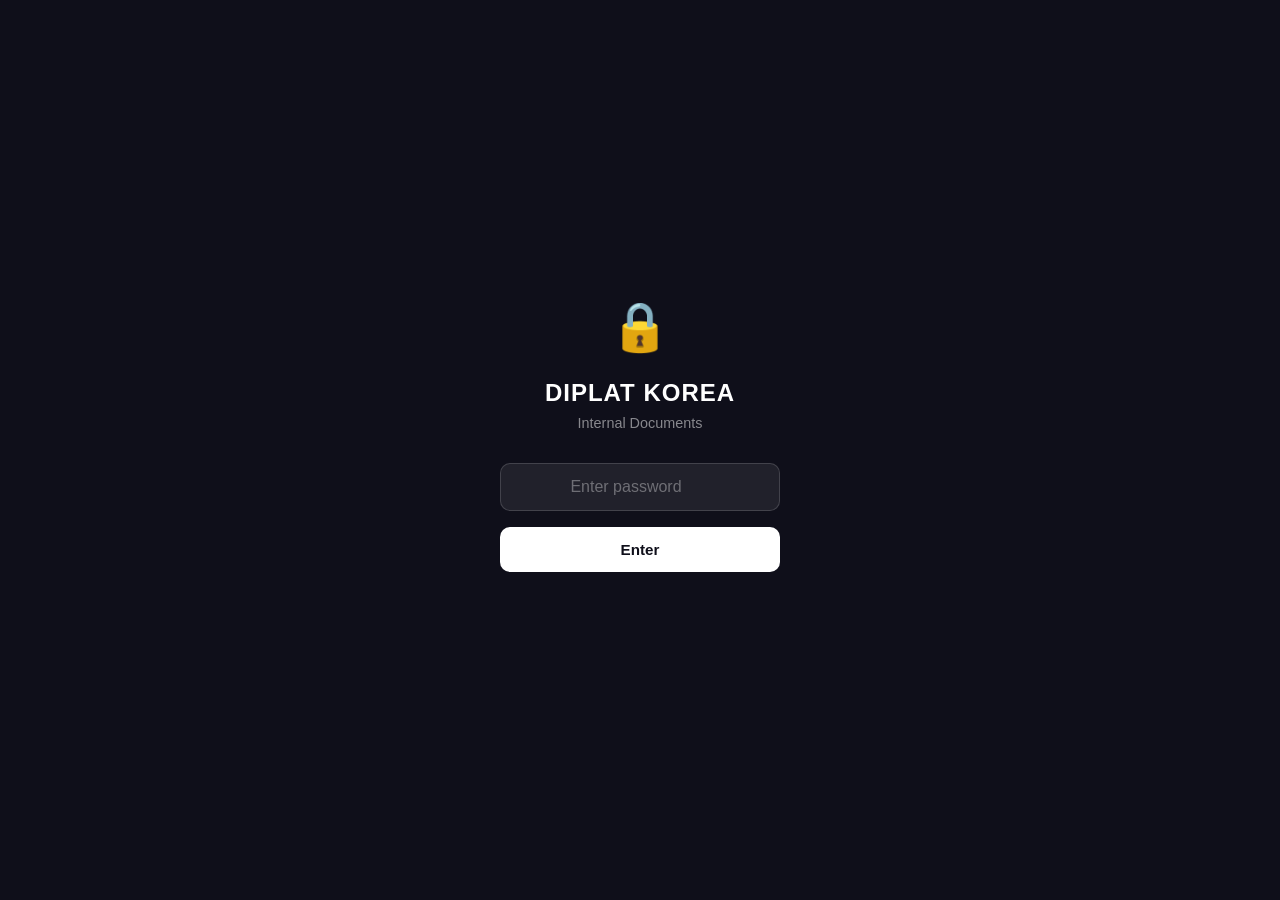
<file: proposal/sea_you_liuqiu/index.html>
<!DOCTYPE html>
<html lang="en">
<head>
  <meta charset="UTF-8">
  <meta name="viewport" content="width=device-width, initial-scale=1.0">
  <title>Diplat Korea — Internal</title>
  <!-- SEO 완전 차단 -->
  <meta name="robots" content="noindex, nofollow, noarchive, nosnippet">
  <meta name="googlebot" content="noindex, nofollow">
  <style>
    * { margin: 0; padding: 0; box-sizing: border-box; }
    body { font-family: 'Segoe UI', Arial, sans-serif; background: #0f0f1a; color: white; min-height: 100vh; display: flex; align-items: center; justify-content: center; }

    /* 잠금 화면 */
    #lockScreen { text-align: center; padding: 40px 20px; }
    #lockScreen .logo { font-size: 1.5rem; font-weight: 700; margin-bottom: 8px; letter-spacing: 1px; }
    #lockScreen .subtitle { color: rgba(255,255,255,0.5); font-size: 0.9rem; margin-bottom: 32px; }
    #lockScreen .lock-icon { font-size: 3rem; margin-bottom: 24px; }
    .input-wrap { position: relative; margin-bottom: 16px; }
    #pwInput { width: 280px; padding: 14px 44px 14px 16px; background: rgba(255,255,255,0.08); border: 1px solid rgba(255,255,255,0.15); border-radius: 10px; color: white; font-size: 1rem; outline: none; text-align: center; letter-spacing: 2px; }
    #pwInput:focus { border-color: rgba(255,255,255,0.4); background: rgba(255,255,255,0.12); }
    #pwInput::placeholder { letter-spacing: 0; color: rgba(255,255,255,0.35); }
    #enterBtn { width: 280px; padding: 14px; background: white; color: #0f0f1a; font-weight: 700; font-size: 0.95rem; border: none; border-radius: 10px; cursor: pointer; transition: opacity .2s; }
    #enterBtn:hover { opacity: 0.85; }
    #errMsg { color: #ff6b6b; font-size: 0.85rem; margin-top: 10px; min-height: 20px; }

    /* 문서 목록 화면 */
    #docScreen { display: none; width: 100%; max-width: 720px; padding: 40px 20px; }
    .doc-header { display: flex; justify-content: space-between; align-items: center; margin-bottom: 28px; flex-wrap: wrap; gap: 12px; }
    .doc-header h1 { font-size: 1.4rem; font-weight: 700; }
    #logoutBtn { background: rgba(255,255,255,0.1); color: white; border: 1px solid rgba(255,255,255,0.2); padding: 8px 16px; border-radius: 8px; cursor: pointer; font-size: 0.85rem; }
    .doc-card { background: rgba(255,255,255,0.06); border: 1px solid rgba(255,255,255,0.1); border-radius: 12px; padding: 20px 24px; margin-bottom: 14px; display: flex; align-items: center; justify-content: space-between; text-decoration: none; color: white; transition: background .2s; gap: 12px; }
    .doc-card:hover { background: rgba(255,255,255,0.1); }
    .doc-info { flex: 1; }
    .doc-title { font-weight: 600; font-size: 1rem; margin-bottom: 4px; }
    .doc-meta { color: rgba(255,255,255,0.5); font-size: 0.82rem; }
    .doc-arrow { color: rgba(255,255,255,0.4); font-size: 1.2rem; }
    .empty { text-align: center; color: rgba(255,255,255,0.4); padding: 40px; font-size: 0.95rem; }
  </style>
</head>
<body>

<!-- 잠금 화면 -->
<div id="lockScreen">
  <div class="lock-icon">🔒</div>
  <div class="logo">DIPLAT KOREA</div>
  <div class="subtitle">Internal Documents</div>
  <div class="input-wrap">
    <input type="password" id="pwInput" placeholder="Enter password" onkeydown="if(event.key==='Enter')checkPw()">
  </div>
  <button id="enterBtn" onclick="checkPw()">Enter</button>
  <div id="errMsg"></div>
</div>

<!-- 문서 목록 화면 -->
<div id="docScreen">
  <div class="doc-header">
    <h1>📁 Internal Documents</h1>
    <button id="logoutBtn" onclick="logout()">Lock</button>
  </div>
  <div id="docList"></div>
</div>

<script>
  // ── 비밀번호 설정 (변경 가능) ──
  const PASSWORD = 'Liuqiu';

  // ── 문서 목록 (추가 시 여기에 추가) ──
  const DOCS = [
    {
      title: 'Korean Digital Marketing Proposal',
      desc: 'Naver Blog · Instagram · Social Media Strategy',
      date: 'April 2026',
      url: 'https://www.diplat.co.kr/proposal/sea_you_liuqiu/marketing-proposal-snorkeling.html'
    },
  ];

  const SESSION_KEY = 'diplat_internal_auth';

  function checkPw() {
    const val = document.getElementById('pwInput').value;
    if (val === PASSWORD) {
      sessionStorage.setItem(SESSION_KEY, '1');
      showDocs();
    } else {
      document.getElementById('errMsg').textContent = 'Incorrect password. Please try again.';
      document.getElementById('pwInput').value = '';
      document.getElementById('pwInput').focus();
    }
  }

  function showDocs() {
    document.getElementById('lockScreen').style.display = 'none';
    document.getElementById('docScreen').style.display = 'block';
    const list = document.getElementById('docList');
    if (DOCS.length === 0) {
      list.innerHTML = '<div class="empty">No documents available.</div>';
      return;
    }
    list.innerHTML = DOCS.map(doc => `
      <a class="doc-card" href="${doc.url}" target="_blank">
        <div class="doc-info">
          <div class="doc-title">${doc.title}</div>
          <div class="doc-meta">${doc.desc} · ${doc.date}</div>
        </div>
        <div class="doc-arrow">→</div>
      </a>
    `).join('');
  }

  function logout() {
    sessionStorage.removeItem(SESSION_KEY);
    document.getElementById('lockScreen').style.display = 'flex';
    document.getElementById('docScreen').style.display = 'none';
    document.getElementById('pwInput').value = '';
    document.getElementById('errMsg').textContent = '';
  }

  // 세션 유지
  if (sessionStorage.getItem(SESSION_KEY) === '1') showDocs();
</script>

</body>
</html>
</file>
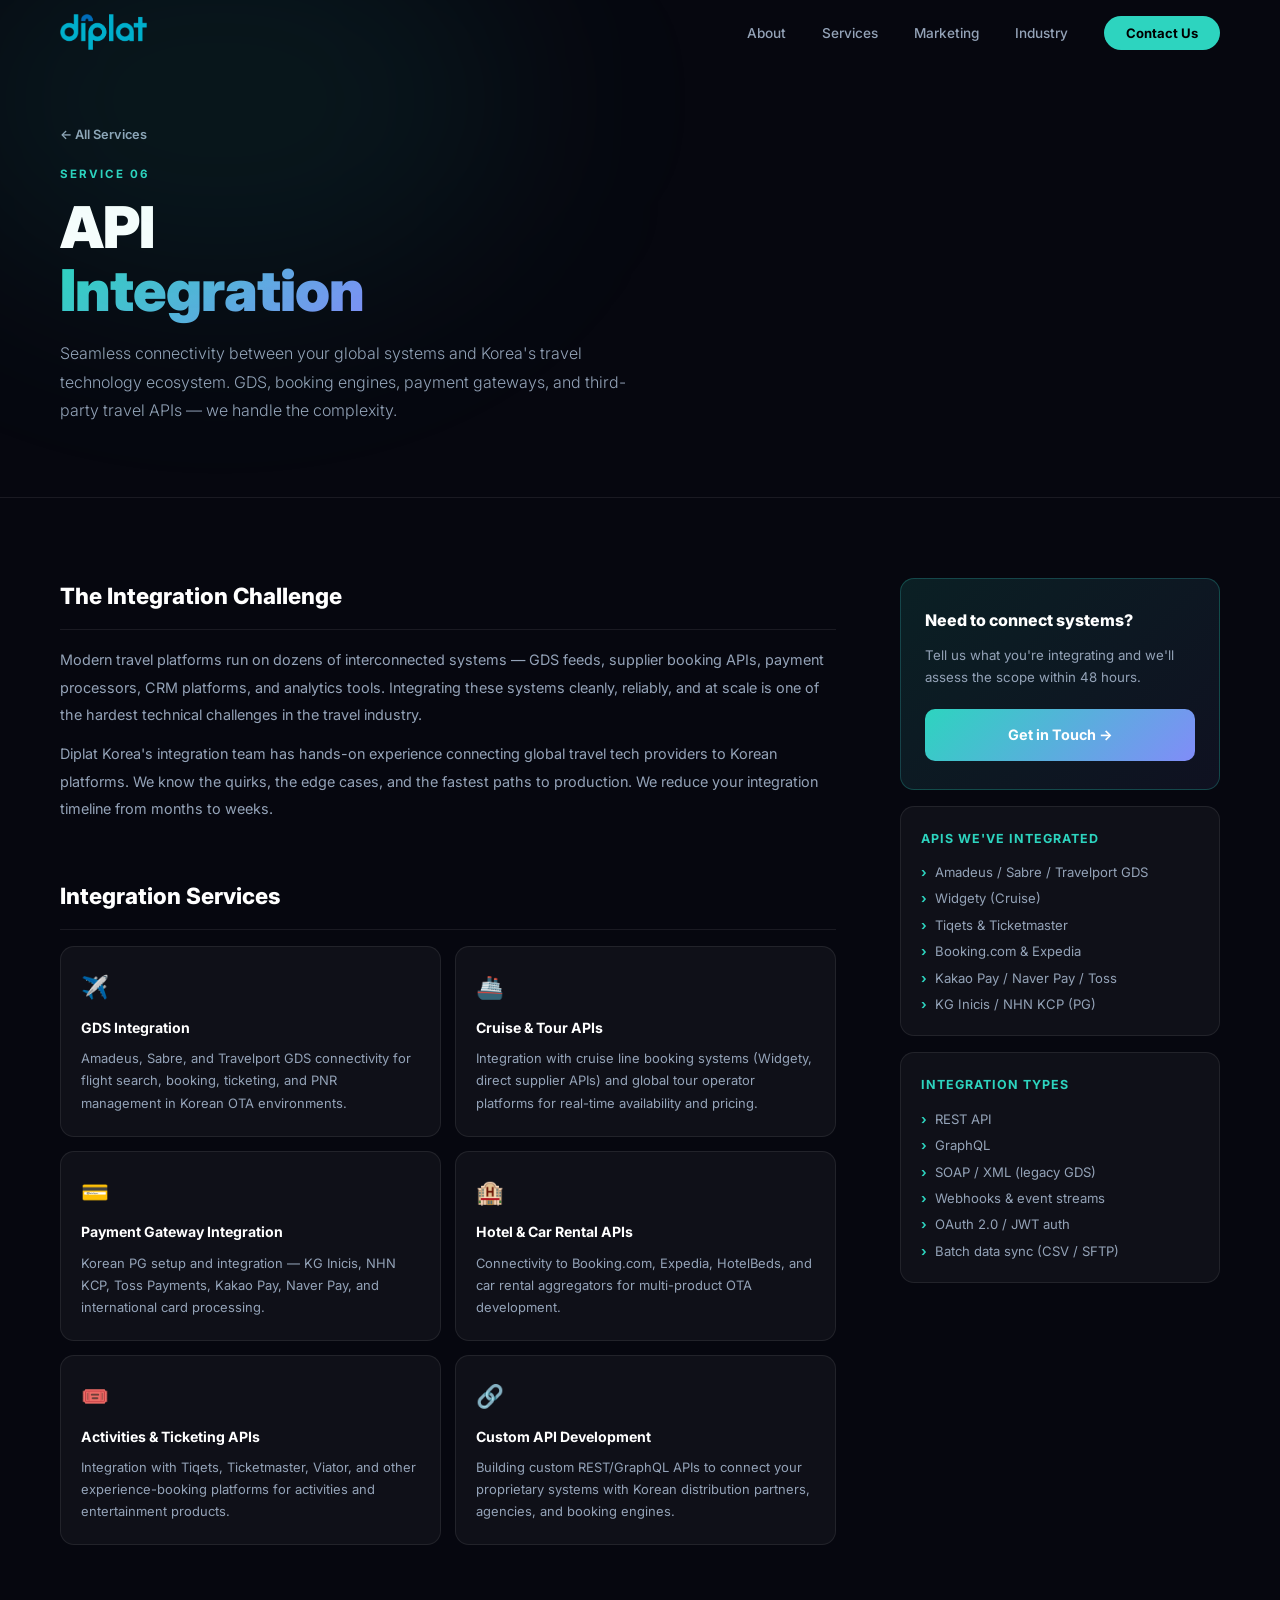
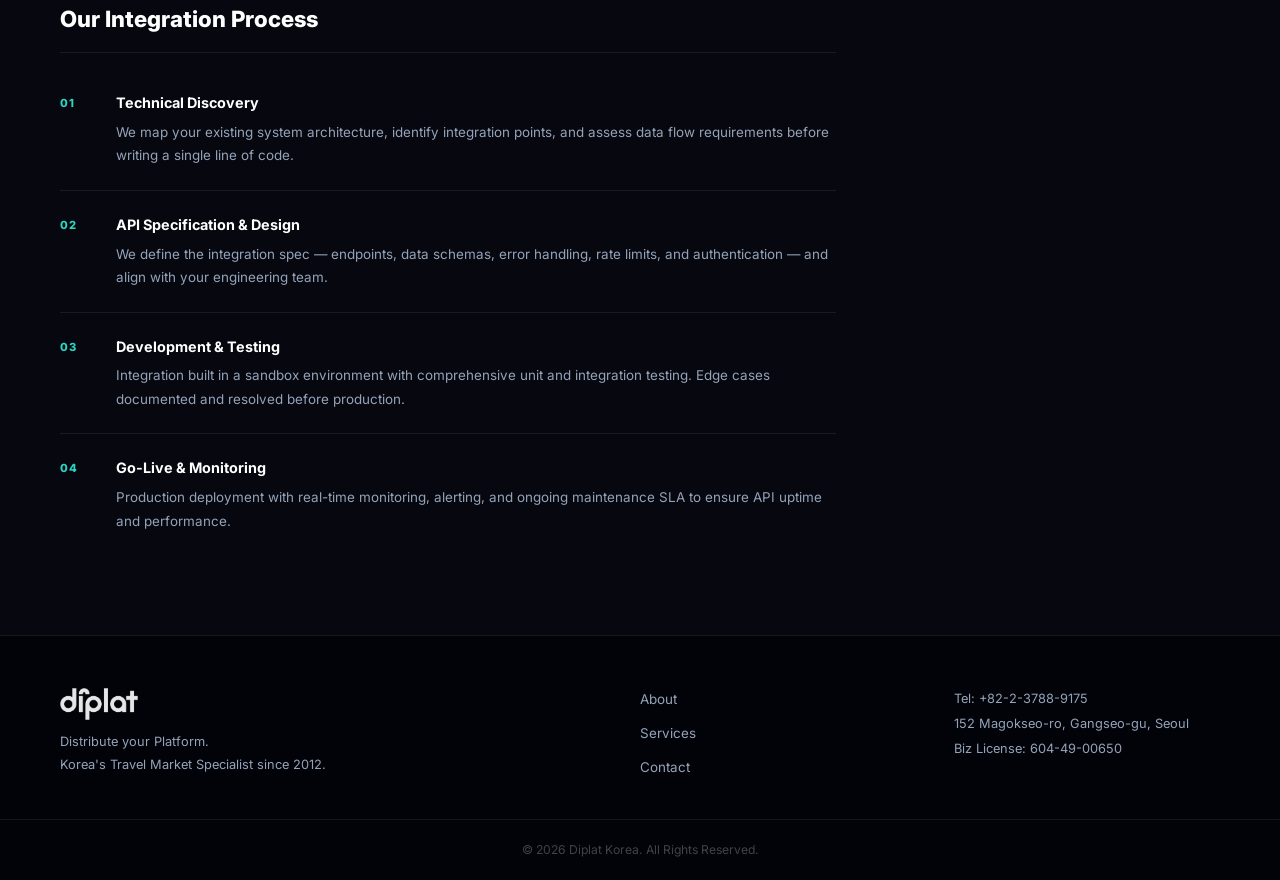
<file: services/api-integration.html>
<!DOCTYPE html>
<html lang="en">
<head>
  <meta charset="UTF-8">
  <meta name="viewport" content="width=device-width, initial-scale=1.0">
  <title>API Integration — Diplat Korea</title>
  <link rel="preconnect" href="https://fonts.googleapis.com">
  <link rel="stylesheet" href="https://fonts.googleapis.com/css2?family=Inter:wght@300;400;500;600;700;800;900&display=swap">
  <link rel="stylesheet" href="../assets/css/style.css">
  <link rel="stylesheet" href="../assets/css/service-page.css">
</head>
<body>
<nav class="nav scrolled" id="nav">
  <div class="container nav-inner">
    <a href="../index.html" class="logo"><img src="../assets/diplat-logo.png" alt="Diplat Korea" style="height:36px;width:auto;display:block;"></a>
    <ul class="nav-links">
      <li><a href="../index.html#about">About</a></li>
      <li><a href="../index.html#service">Services</a></li>
      <li><a href="../index.html#marketing">Marketing</a></li>
      <li><a href="../index.html#industry">Industry</a></li>
      <li><a href="../index.html#contact" class="nav-cta">Contact Us</a></li>
    </ul>
  </div>
</nav>

<section class="sp-hero">
  <div class="sp-hero-glow"></div>
  <div class="container">
    <a href="../index.html#service" class="sp-back">← All Services</a>
    <p class="eyebrow">Service 06</p>
    <h1>API<br><span class="grad-text">Integration</span></h1>
    <p class="sp-hero-sub">Seamless connectivity between your global systems and Korea's travel technology ecosystem. GDS, booking engines, payment gateways, and third-party travel APIs — we handle the complexity.</p>
  </div>
</section>

<section class="sp-section">
  <div class="container sp-grid">
    <div class="sp-main">

      <div class="sp-block">
        <h2>The Integration Challenge</h2>
        <p>Modern travel platforms run on dozens of interconnected systems — GDS feeds, supplier booking APIs, payment processors, CRM platforms, and analytics tools. Integrating these systems cleanly, reliably, and at scale is one of the hardest technical challenges in the travel industry.</p>
        <p>Diplat Korea's integration team has hands-on experience connecting global travel tech providers to Korean platforms. We know the quirks, the edge cases, and the fastest paths to production. We reduce your integration timeline from months to weeks.</p>
      </div>

      <div class="sp-block">
        <h2>Integration Services</h2>
        <div class="sp-scope-grid">
          <div class="sp-scope-card">
            <span class="sp-scope-icon">✈️</span>
            <h4>GDS Integration</h4>
            <p>Amadeus, Sabre, and Travelport GDS connectivity for flight search, booking, ticketing, and PNR management in Korean OTA environments.</p>
          </div>
          <div class="sp-scope-card">
            <span class="sp-scope-icon">🚢</span>
            <h4>Cruise & Tour APIs</h4>
            <p>Integration with cruise line booking systems (Widgety, direct supplier APIs) and global tour operator platforms for real-time availability and pricing.</p>
          </div>
          <div class="sp-scope-card">
            <span class="sp-scope-icon">💳</span>
            <h4>Payment Gateway Integration</h4>
            <p>Korean PG setup and integration — KG Inicis, NHN KCP, Toss Payments, Kakao Pay, Naver Pay, and international card processing.</p>
          </div>
          <div class="sp-scope-card">
            <span class="sp-scope-icon">🏨</span>
            <h4>Hotel & Car Rental APIs</h4>
            <p>Connectivity to Booking.com, Expedia, HotelBeds, and car rental aggregators for multi-product OTA development.</p>
          </div>
          <div class="sp-scope-card">
            <span class="sp-scope-icon">🎟️</span>
            <h4>Activities & Ticketing APIs</h4>
            <p>Integration with Tiqets, Ticketmaster, Viator, and other experience-booking platforms for activities and entertainment products.</p>
          </div>
          <div class="sp-scope-card">
            <span class="sp-scope-icon">🔗</span>
            <h4>Custom API Development</h4>
            <p>Building custom REST/GraphQL APIs to connect your proprietary systems with Korean distribution partners, agencies, and booking engines.</p>
          </div>
        </div>
      </div>

      <div class="sp-block">
        <h2>Our Integration Process</h2>
        <div class="sp-steps">
          <div class="sp-step">
            <div class="sp-step-num">01</div>
            <div><h4>Technical Discovery</h4><p>We map your existing system architecture, identify integration points, and assess data flow requirements before writing a single line of code.</p></div>
          </div>
          <div class="sp-step">
            <div class="sp-step-num">02</div>
            <div><h4>API Specification & Design</h4><p>We define the integration spec — endpoints, data schemas, error handling, rate limits, and authentication — and align with your engineering team.</p></div>
          </div>
          <div class="sp-step">
            <div class="sp-step-num">03</div>
            <div><h4>Development & Testing</h4><p>Integration built in a sandbox environment with comprehensive unit and integration testing. Edge cases documented and resolved before production.</p></div>
          </div>
          <div class="sp-step">
            <div class="sp-step-num">04</div>
            <div><h4>Go-Live & Monitoring</h4><p>Production deployment with real-time monitoring, alerting, and ongoing maintenance SLA to ensure API uptime and performance.</p></div>
          </div>
        </div>
      </div>

    </div>
    <div class="sp-sidebar">
      <div class="sp-cta-box">
        <h3>Need to connect systems?</h3>
        <p>Tell us what you're integrating and we'll assess the scope within 48 hours.</p>
        <a href="../index.html#contact" class="btn-primary">Get in Touch →</a>
      </div>
      <div class="sp-detail-box">
        <h4>APIs We've Integrated</h4>
        <ul>
          <li>Amadeus / Sabre / Travelport GDS</li>
          <li>Widgety (Cruise)</li>
          <li>Tiqets & Ticketmaster</li>
          <li>Booking.com & Expedia</li>
          <li>Kakao Pay / Naver Pay / Toss</li>
          <li>KG Inicis / NHN KCP (PG)</li>
        </ul>
      </div>
      <div class="sp-detail-box">
        <h4>Integration Types</h4>
        <ul>
          <li>REST API</li>
          <li>GraphQL</li>
          <li>SOAP / XML (legacy GDS)</li>
          <li>Webhooks & event streams</li>
          <li>OAuth 2.0 / JWT auth</li>
          <li>Batch data sync (CSV / SFTP)</li>
        </ul>
      </div>
    </div>
  </div>
</section>

<footer class="footer">
  <div class="container footer-inner">
    <div>
      <div class="logo footer-logo"><img src="../assets/diplat-logo.png" alt="Diplat Korea" style="height:32px;width:auto;display:block;filter:brightness(0) invert(1);opacity:0.9;"></div>
      <p class="footer-sub">Distribute your Platform.<br>Korea's Travel Market Specialist since 2012.</p>
    </div>
    <div class="footer-links">
      <a href="../index.html#about">About</a>
      <a href="../index.html#service">Services</a>
      <a href="../index.html#contact">Contact</a>
    </div>
    <div class="footer-info">
      <p>Tel: +82-2-3788-9175</p>
      <p>152 Magokseo-ro, Gangseo-gu, Seoul</p>
      <p>Biz License: 604-49-00650</p>
    </div>
  </div>
  <div class="footer-bottom"><p>© 2026 Diplat Korea. All Rights Reserved.</p></div>
</footer>
<script src="../assets/js/main.js"></script>
</body>
</html>
</file>
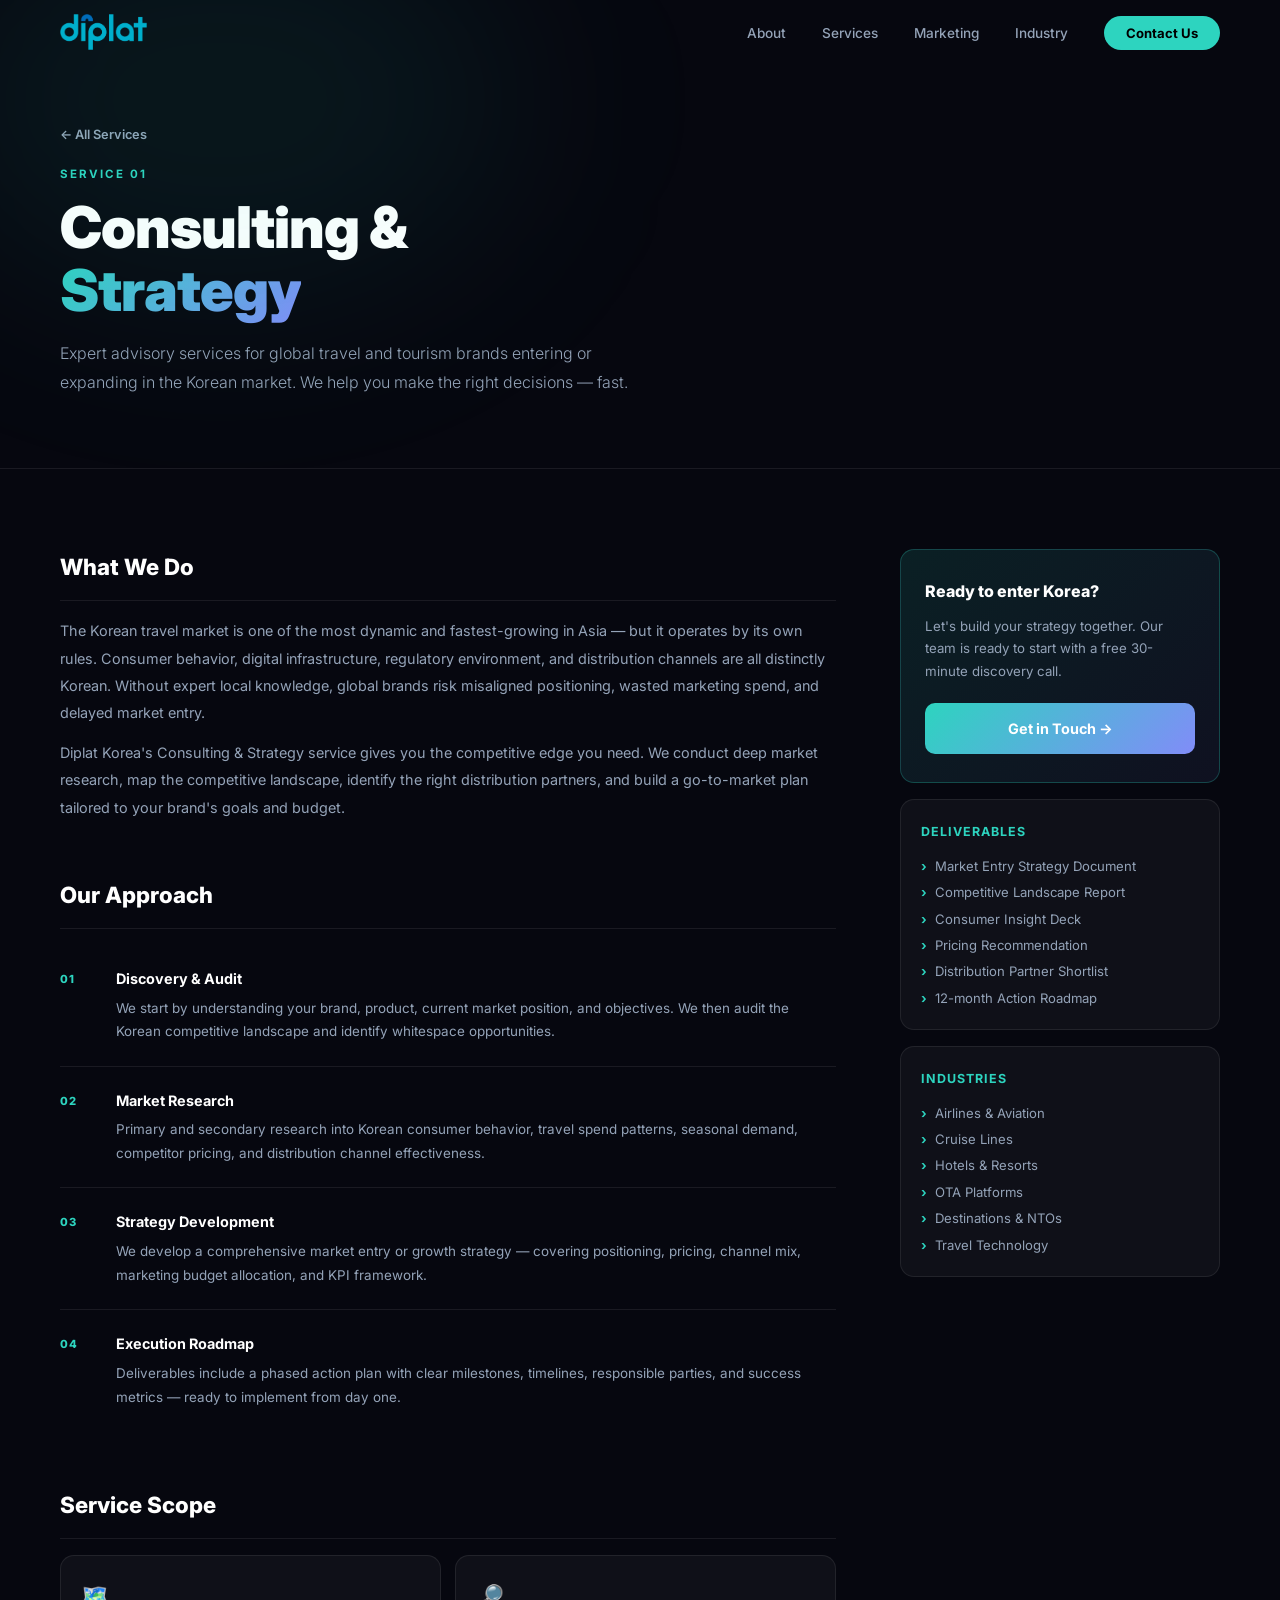
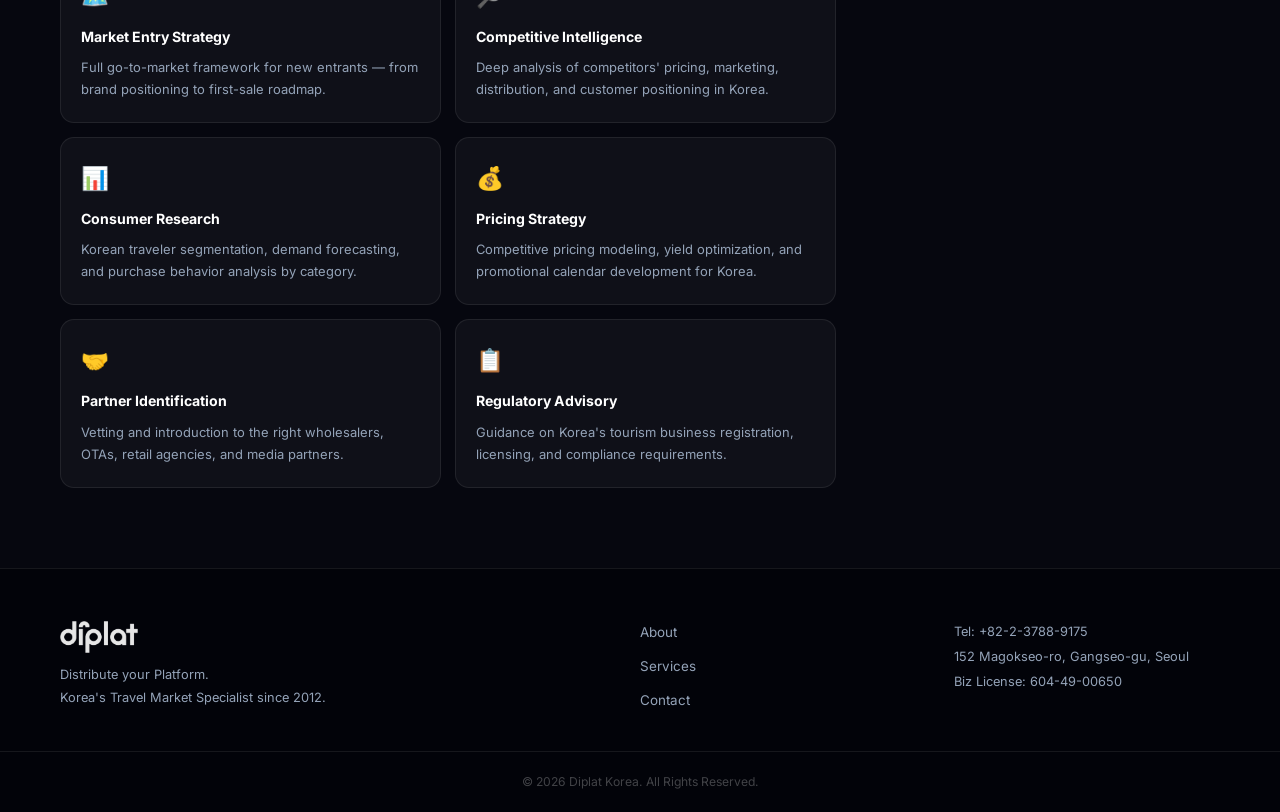
<file: services/consulting-strategy.html>
<!DOCTYPE html>
<html lang="en">
<head>
  <meta charset="UTF-8">
  <meta name="viewport" content="width=device-width, initial-scale=1.0">
  <title>Consulting & Strategy — Diplat Korea</title>
  <link rel="preconnect" href="https://fonts.googleapis.com">
  <link rel="stylesheet" href="https://fonts.googleapis.com/css2?family=Inter:wght@300;400;500;600;700;800;900&display=swap">
  <link rel="stylesheet" href="../assets/css/style.css">
  <link rel="stylesheet" href="../assets/css/service-page.css">
</head>
<body>
<nav class="nav scrolled" id="nav">
  <div class="container nav-inner">
    <a href="../index.html" class="logo"><img src="../assets/diplat-logo.png" alt="Diplat Korea" style="height:36px;width:auto;display:block;"></a>
    <ul class="nav-links">
      <li><a href="../index.html#about">About</a></li>
      <li><a href="../index.html#service">Services</a></li>
      <li><a href="../index.html#marketing">Marketing</a></li>
      <li><a href="../index.html#industry">Industry</a></li>
      <li><a href="../index.html#contact" class="nav-cta">Contact Us</a></li>
    </ul>
  </div>
</nav>

<section class="sp-hero">
  <div class="sp-hero-glow"></div>
  <div class="container">
    <a href="../index.html#service" class="sp-back">← All Services</a>
    <p class="eyebrow">Service 01</p>
    <h1>Consulting &amp;<br><span class="grad-text">Strategy</span></h1>
    <p class="sp-hero-sub">Expert advisory services for global travel and tourism brands entering or expanding in the Korean market. We help you make the right decisions — fast.</p>
  </div>
</section>

<section class="sp-section">
  <div class="container sp-grid">
    <div class="sp-main">

      <div class="sp-block">
        <h2>What We Do</h2>
        <p>The Korean travel market is one of the most dynamic and fastest-growing in Asia — but it operates by its own rules. Consumer behavior, digital infrastructure, regulatory environment, and distribution channels are all distinctly Korean. Without expert local knowledge, global brands risk misaligned positioning, wasted marketing spend, and delayed market entry.</p>
        <p>Diplat Korea's Consulting & Strategy service gives you the competitive edge you need. We conduct deep market research, map the competitive landscape, identify the right distribution partners, and build a go-to-market plan tailored to your brand's goals and budget.</p>
      </div>

      <div class="sp-block">
        <h2>Our Approach</h2>
        <div class="sp-steps">
          <div class="sp-step">
            <div class="sp-step-num">01</div>
            <div>
              <h4>Discovery & Audit</h4>
              <p>We start by understanding your brand, product, current market position, and objectives. We then audit the Korean competitive landscape and identify whitespace opportunities.</p>
            </div>
          </div>
          <div class="sp-step">
            <div class="sp-step-num">02</div>
            <div>
              <h4>Market Research</h4>
              <p>Primary and secondary research into Korean consumer behavior, travel spend patterns, seasonal demand, competitor pricing, and distribution channel effectiveness.</p>
            </div>
          </div>
          <div class="sp-step">
            <div class="sp-step-num">03</div>
            <div>
              <h4>Strategy Development</h4>
              <p>We develop a comprehensive market entry or growth strategy — covering positioning, pricing, channel mix, marketing budget allocation, and KPI framework.</p>
            </div>
          </div>
          <div class="sp-step">
            <div class="sp-step-num">04</div>
            <div>
              <h4>Execution Roadmap</h4>
              <p>Deliverables include a phased action plan with clear milestones, timelines, responsible parties, and success metrics — ready to implement from day one.</p>
            </div>
          </div>
        </div>
      </div>

      <div class="sp-block">
        <h2>Service Scope</h2>
        <div class="sp-scope-grid">
          <div class="sp-scope-card">
            <span class="sp-scope-icon">🗺️</span>
            <h4>Market Entry Strategy</h4>
            <p>Full go-to-market framework for new entrants — from brand positioning to first-sale roadmap.</p>
          </div>
          <div class="sp-scope-card">
            <span class="sp-scope-icon">🔎</span>
            <h4>Competitive Intelligence</h4>
            <p>Deep analysis of competitors' pricing, marketing, distribution, and customer positioning in Korea.</p>
          </div>
          <div class="sp-scope-card">
            <span class="sp-scope-icon">📊</span>
            <h4>Consumer Research</h4>
            <p>Korean traveler segmentation, demand forecasting, and purchase behavior analysis by category.</p>
          </div>
          <div class="sp-scope-card">
            <span class="sp-scope-icon">💰</span>
            <h4>Pricing Strategy</h4>
            <p>Competitive pricing modeling, yield optimization, and promotional calendar development for Korea.</p>
          </div>
          <div class="sp-scope-card">
            <span class="sp-scope-icon">🤝</span>
            <h4>Partner Identification</h4>
            <p>Vetting and introduction to the right wholesalers, OTAs, retail agencies, and media partners.</p>
          </div>
          <div class="sp-scope-card">
            <span class="sp-scope-icon">📋</span>
            <h4>Regulatory Advisory</h4>
            <p>Guidance on Korea's tourism business registration, licensing, and compliance requirements.</p>
          </div>
        </div>
      </div>

    </div>
    <div class="sp-sidebar">
      <div class="sp-cta-box">
        <h3>Ready to enter Korea?</h3>
        <p>Let's build your strategy together. Our team is ready to start with a free 30-minute discovery call.</p>
        <a href="../index.html#contact" class="btn-primary">Get in Touch →</a>
      </div>
      <div class="sp-detail-box">
        <h4>Deliverables</h4>
        <ul>
          <li>Market Entry Strategy Document</li>
          <li>Competitive Landscape Report</li>
          <li>Consumer Insight Deck</li>
          <li>Pricing Recommendation</li>
          <li>Distribution Partner Shortlist</li>
          <li>12-month Action Roadmap</li>
        </ul>
      </div>
      <div class="sp-detail-box">
        <h4>Industries</h4>
        <ul>
          <li>Airlines & Aviation</li>
          <li>Cruise Lines</li>
          <li>Hotels & Resorts</li>
          <li>OTA Platforms</li>
          <li>Destinations & NTOs</li>
          <li>Travel Technology</li>
        </ul>
      </div>
    </div>
  </div>
</section>

<footer class="footer">
  <div class="container footer-inner">
    <div>
      <div class="logo footer-logo"><img src="../assets/diplat-logo.png" alt="Diplat Korea" style="height:32px;width:auto;display:block;filter:brightness(0) invert(1);opacity:0.9;"></div>
      <p class="footer-sub">Distribute your Platform.<br>Korea's Travel Market Specialist since 2012.</p>
    </div>
    <div class="footer-links">
      <a href="../index.html#about">About</a>
      <a href="../index.html#service">Services</a>
      <a href="../index.html#contact">Contact</a>
    </div>
    <div class="footer-info">
      <p>Tel: +82-2-3788-9175</p>
      <p>152 Magokseo-ro, Gangseo-gu, Seoul</p>
      <p>Biz License: 604-49-00650</p>
    </div>
  </div>
  <div class="footer-bottom"><p>© 2026 Diplat Korea. All Rights Reserved.</p></div>
</footer>
<script src="../assets/js/main.js"></script>
</body>
</html>
</file>
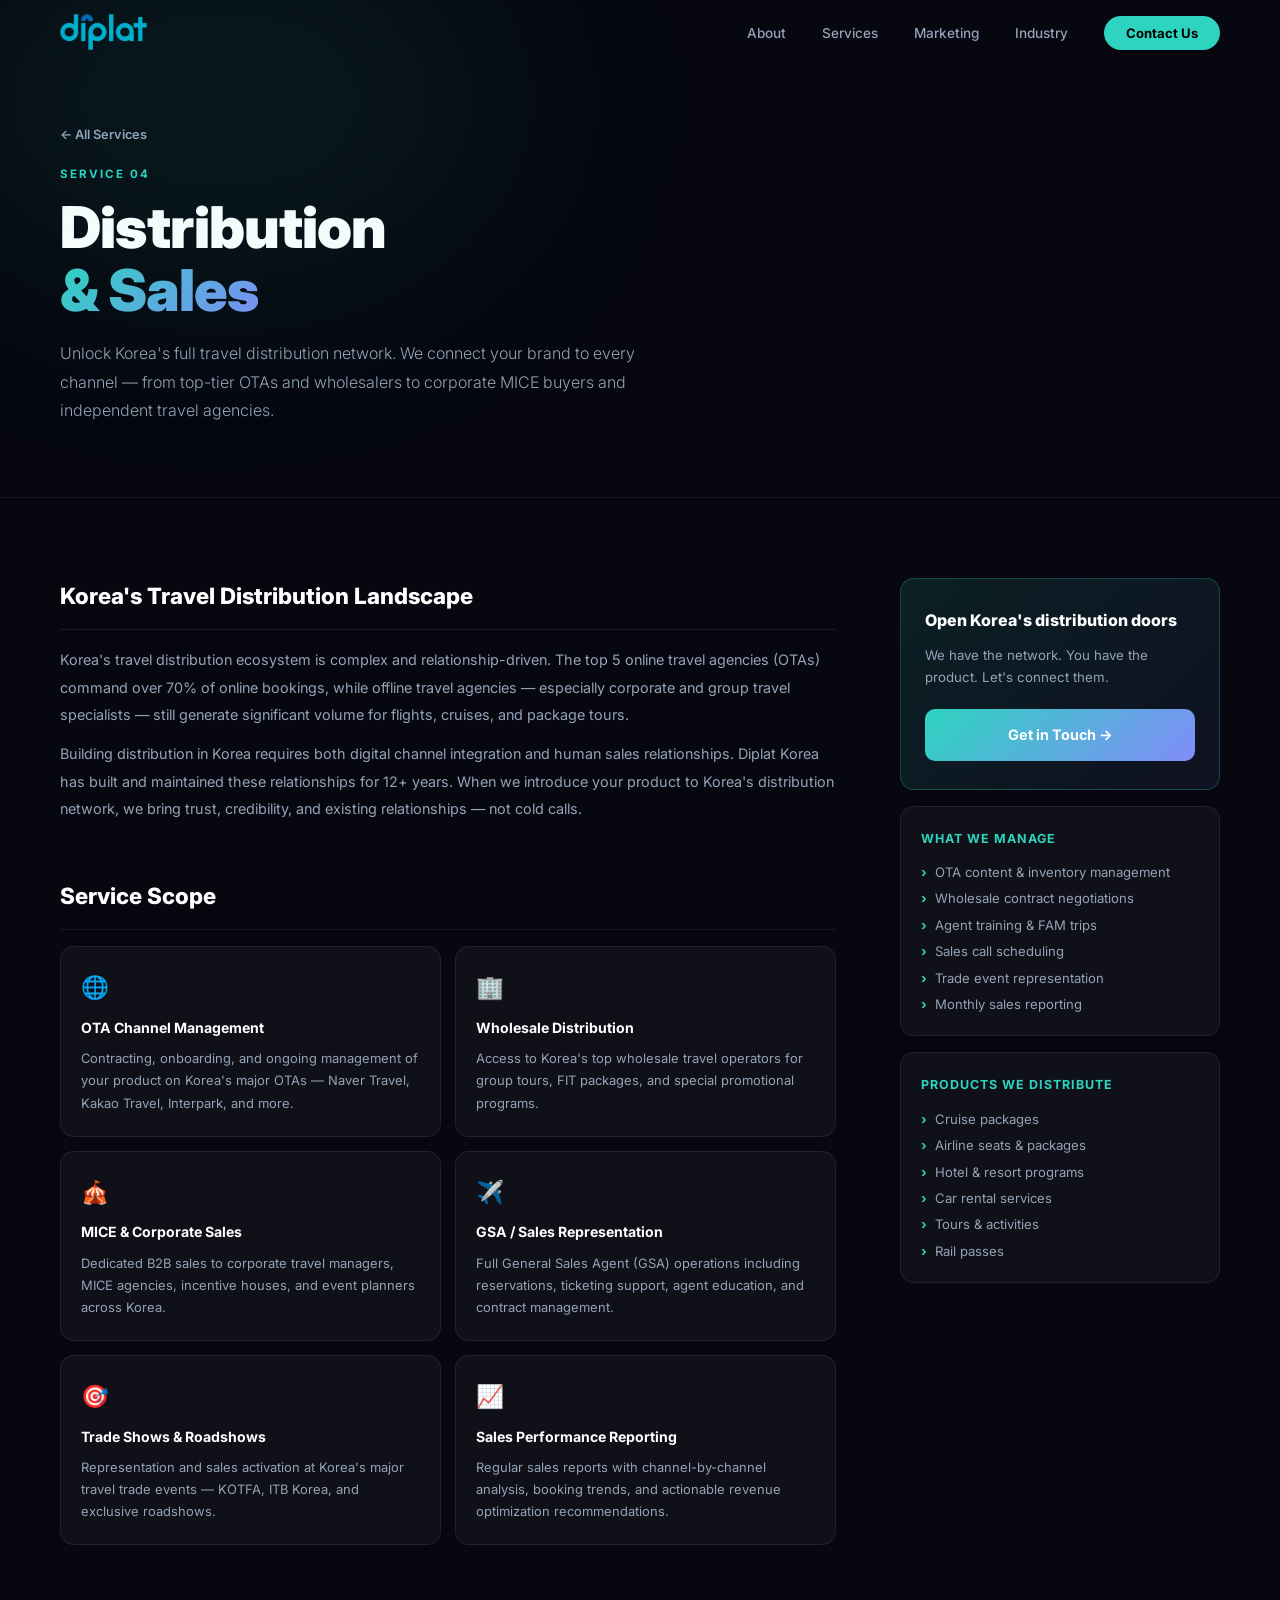
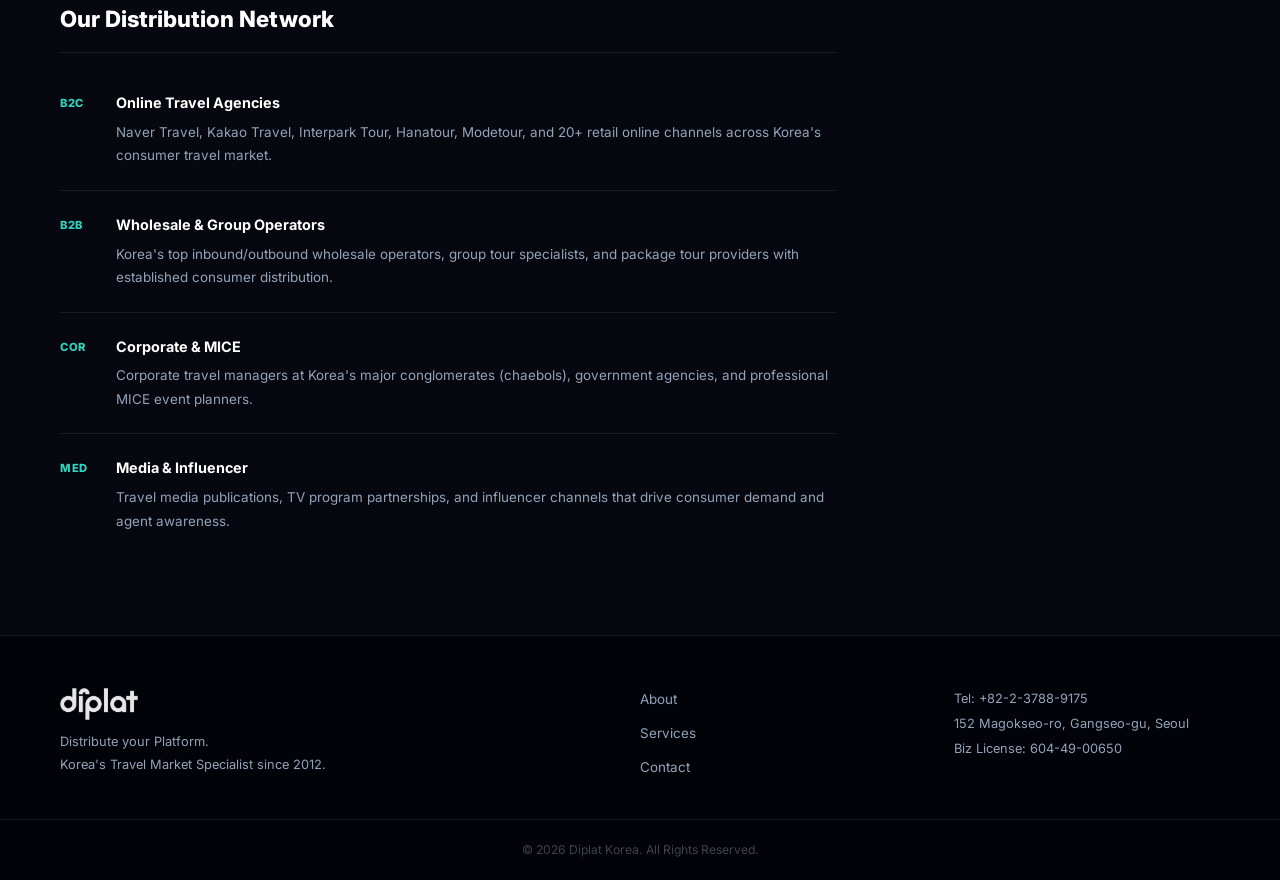
<file: services/distribution-sales.html>
<!DOCTYPE html>
<html lang="en">
<head>
  <meta charset="UTF-8">
  <meta name="viewport" content="width=device-width, initial-scale=1.0">
  <title>Distribution & Sales — Diplat Korea</title>
  <link rel="preconnect" href="https://fonts.googleapis.com">
  <link rel="stylesheet" href="https://fonts.googleapis.com/css2?family=Inter:wght@300;400;500;600;700;800;900&display=swap">
  <link rel="stylesheet" href="../assets/css/style.css">
  <link rel="stylesheet" href="../assets/css/service-page.css">
</head>
<body>
<nav class="nav scrolled" id="nav">
  <div class="container nav-inner">
    <a href="../index.html" class="logo"><img src="../assets/diplat-logo.png" alt="Diplat Korea" style="height:36px;width:auto;display:block;"></a>
    <ul class="nav-links">
      <li><a href="../index.html#about">About</a></li>
      <li><a href="../index.html#service">Services</a></li>
      <li><a href="../index.html#marketing">Marketing</a></li>
      <li><a href="../index.html#industry">Industry</a></li>
      <li><a href="../index.html#contact" class="nav-cta">Contact Us</a></li>
    </ul>
  </div>
</nav>

<section class="sp-hero">
  <div class="sp-hero-glow"></div>
  <div class="container">
    <a href="../index.html#service" class="sp-back">← All Services</a>
    <p class="eyebrow">Service 04</p>
    <h1>Distribution<br><span class="grad-text">&amp; Sales</span></h1>
    <p class="sp-hero-sub">Unlock Korea's full travel distribution network. We connect your brand to every channel — from top-tier OTAs and wholesalers to corporate MICE buyers and independent travel agencies.</p>
  </div>
</section>

<section class="sp-section">
  <div class="container sp-grid">
    <div class="sp-main">

      <div class="sp-block">
        <h2>Korea's Travel Distribution Landscape</h2>
        <p>Korea's travel distribution ecosystem is complex and relationship-driven. The top 5 online travel agencies (OTAs) command over 70% of online bookings, while offline travel agencies — especially corporate and group travel specialists — still generate significant volume for flights, cruises, and package tours.</p>
        <p>Building distribution in Korea requires both digital channel integration and human sales relationships. Diplat Korea has built and maintained these relationships for 12+ years. When we introduce your product to Korea's distribution network, we bring trust, credibility, and existing relationships — not cold calls.</p>
      </div>

      <div class="sp-block">
        <h2>Service Scope</h2>
        <div class="sp-scope-grid">
          <div class="sp-scope-card">
            <span class="sp-scope-icon">🌐</span>
            <h4>OTA Channel Management</h4>
            <p>Contracting, onboarding, and ongoing management of your product on Korea's major OTAs — Naver Travel, Kakao Travel, Interpark, and more.</p>
          </div>
          <div class="sp-scope-card">
            <span class="sp-scope-icon">🏢</span>
            <h4>Wholesale Distribution</h4>
            <p>Access to Korea's top wholesale travel operators for group tours, FIT packages, and special promotional programs.</p>
          </div>
          <div class="sp-scope-card">
            <span class="sp-scope-icon">🎪</span>
            <h4>MICE & Corporate Sales</h4>
            <p>Dedicated B2B sales to corporate travel managers, MICE agencies, incentive houses, and event planners across Korea.</p>
          </div>
          <div class="sp-scope-card">
            <span class="sp-scope-icon">✈️</span>
            <h4>GSA / Sales Representation</h4>
            <p>Full General Sales Agent (GSA) operations including reservations, ticketing support, agent education, and contract management.</p>
          </div>
          <div class="sp-scope-card">
            <span class="sp-scope-icon">🎯</span>
            <h4>Trade Shows & Roadshows</h4>
            <p>Representation and sales activation at Korea's major travel trade events — KOTFA, ITB Korea, and exclusive roadshows.</p>
          </div>
          <div class="sp-scope-card">
            <span class="sp-scope-icon">📈</span>
            <h4>Sales Performance Reporting</h4>
            <p>Regular sales reports with channel-by-channel analysis, booking trends, and actionable revenue optimization recommendations.</p>
          </div>
        </div>
      </div>

      <div class="sp-block">
        <h2>Our Distribution Network</h2>
        <div class="sp-steps">
          <div class="sp-step">
            <div class="sp-step-num">B2C</div>
            <div><h4>Online Travel Agencies</h4><p>Naver Travel, Kakao Travel, Interpark Tour, Hanatour, Modetour, and 20+ retail online channels across Korea's consumer travel market.</p></div>
          </div>
          <div class="sp-step">
            <div class="sp-step-num">B2B</div>
            <div><h4>Wholesale & Group Operators</h4><p>Korea's top inbound/outbound wholesale operators, group tour specialists, and package tour providers with established consumer distribution.</p></div>
          </div>
          <div class="sp-step">
            <div class="sp-step-num">COR</div>
            <div><h4>Corporate & MICE</h4><p>Corporate travel managers at Korea's major conglomerates (chaebols), government agencies, and professional MICE event planners.</p></div>
          </div>
          <div class="sp-step">
            <div class="sp-step-num">MED</div>
            <div><h4>Media & Influencer</h4><p>Travel media publications, TV program partnerships, and influencer channels that drive consumer demand and agent awareness.</p></div>
          </div>
        </div>
      </div>

    </div>
    <div class="sp-sidebar">
      <div class="sp-cta-box">
        <h3>Open Korea's distribution doors</h3>
        <p>We have the network. You have the product. Let's connect them.</p>
        <a href="../index.html#contact" class="btn-primary">Get in Touch →</a>
      </div>
      <div class="sp-detail-box">
        <h4>What We Manage</h4>
        <ul>
          <li>OTA content & inventory management</li>
          <li>Wholesale contract negotiations</li>
          <li>Agent training & FAM trips</li>
          <li>Sales call scheduling</li>
          <li>Trade event representation</li>
          <li>Monthly sales reporting</li>
        </ul>
      </div>
      <div class="sp-detail-box">
        <h4>Products We Distribute</h4>
        <ul>
          <li>Cruise packages</li>
          <li>Airline seats & packages</li>
          <li>Hotel & resort programs</li>
          <li>Car rental services</li>
          <li>Tours & activities</li>
          <li>Rail passes</li>
        </ul>
      </div>
    </div>
  </div>
</section>

<footer class="footer">
  <div class="container footer-inner">
    <div>
      <div class="logo footer-logo"><img src="../assets/diplat-logo.png" alt="Diplat Korea" style="height:32px;width:auto;display:block;filter:brightness(0) invert(1);opacity:0.9;"></div>
      <p class="footer-sub">Distribute your Platform.<br>Korea's Travel Market Specialist since 2012.</p>
    </div>
    <div class="footer-links">
      <a href="../index.html#about">About</a>
      <a href="../index.html#service">Services</a>
      <a href="../index.html#contact">Contact</a>
    </div>
    <div class="footer-info">
      <p>Tel: +82-2-3788-9175</p>
      <p>152 Magokseo-ro, Gangseo-gu, Seoul</p>
      <p>Biz License: 604-49-00650</p>
    </div>
  </div>
  <div class="footer-bottom"><p>© 2026 Diplat Korea. All Rights Reserved.</p></div>
</footer>
<script src="../assets/js/main.js"></script>
</body>
</html>
</file>
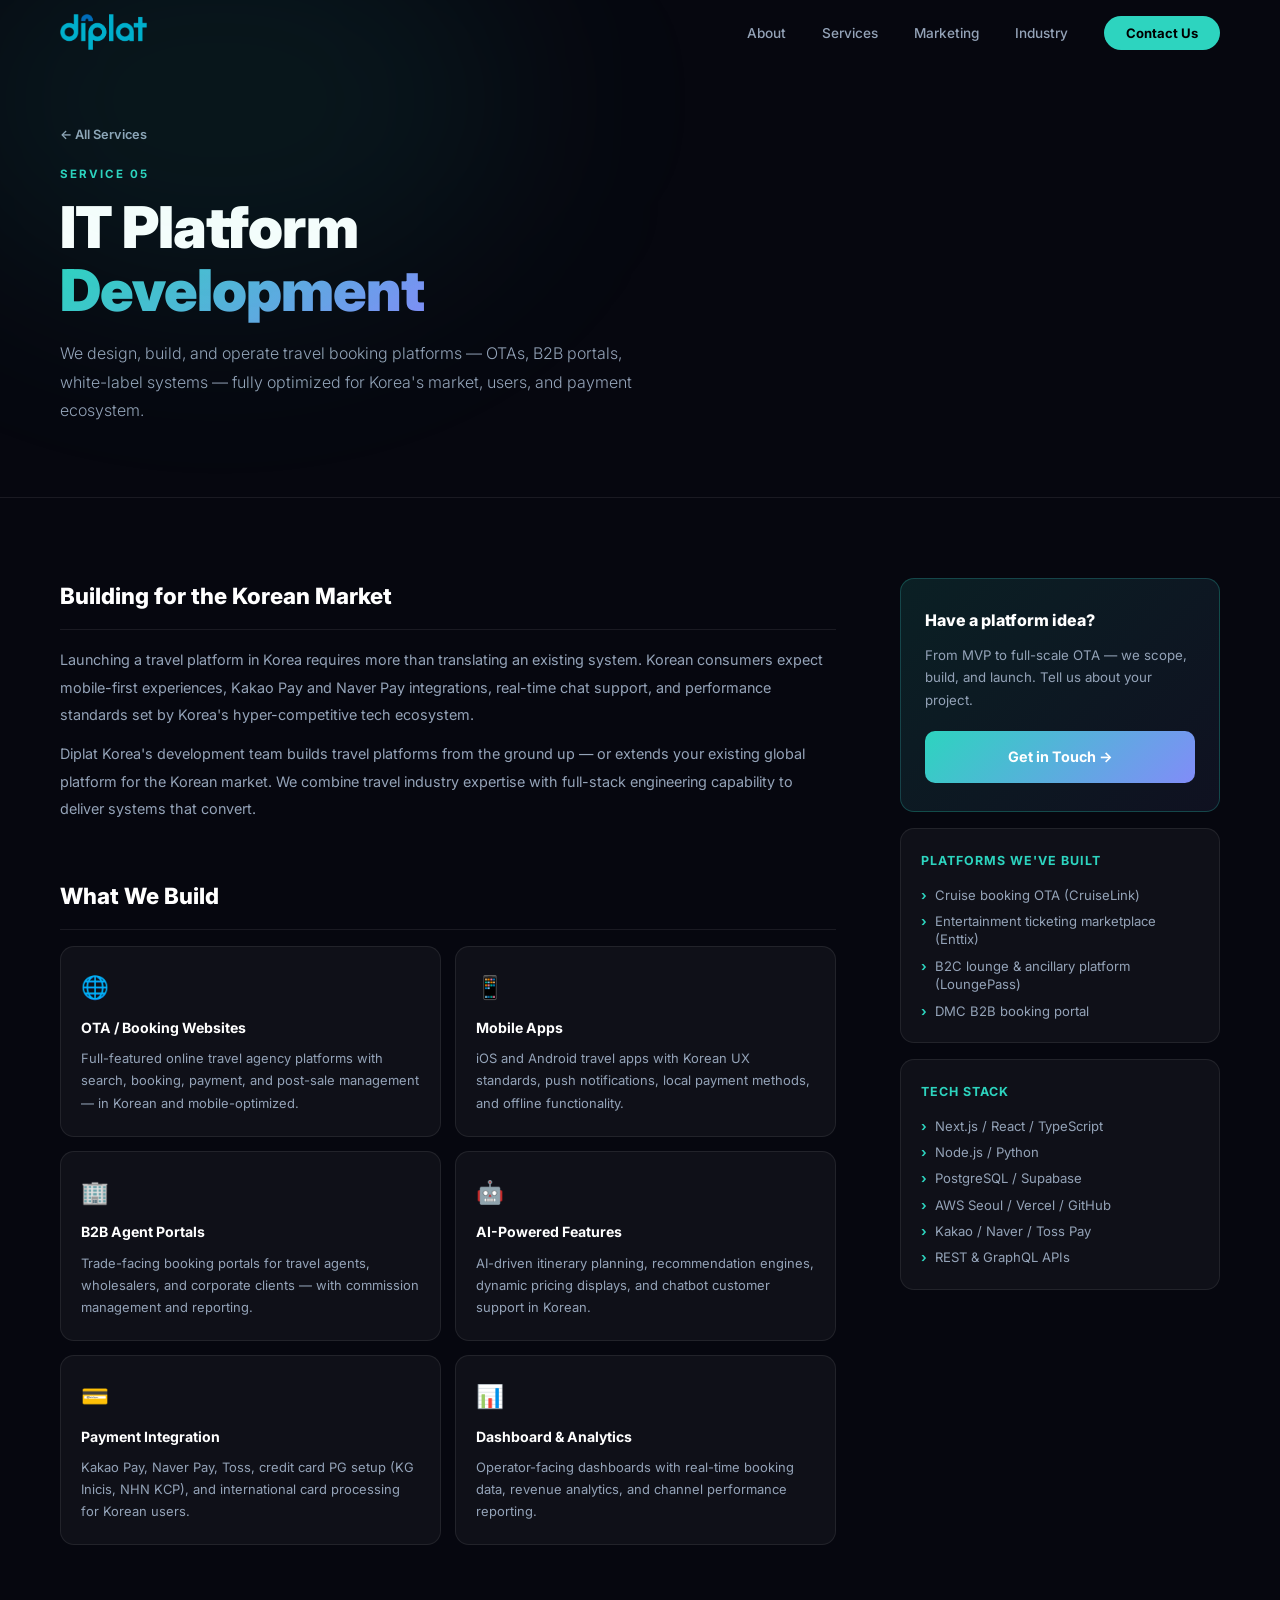
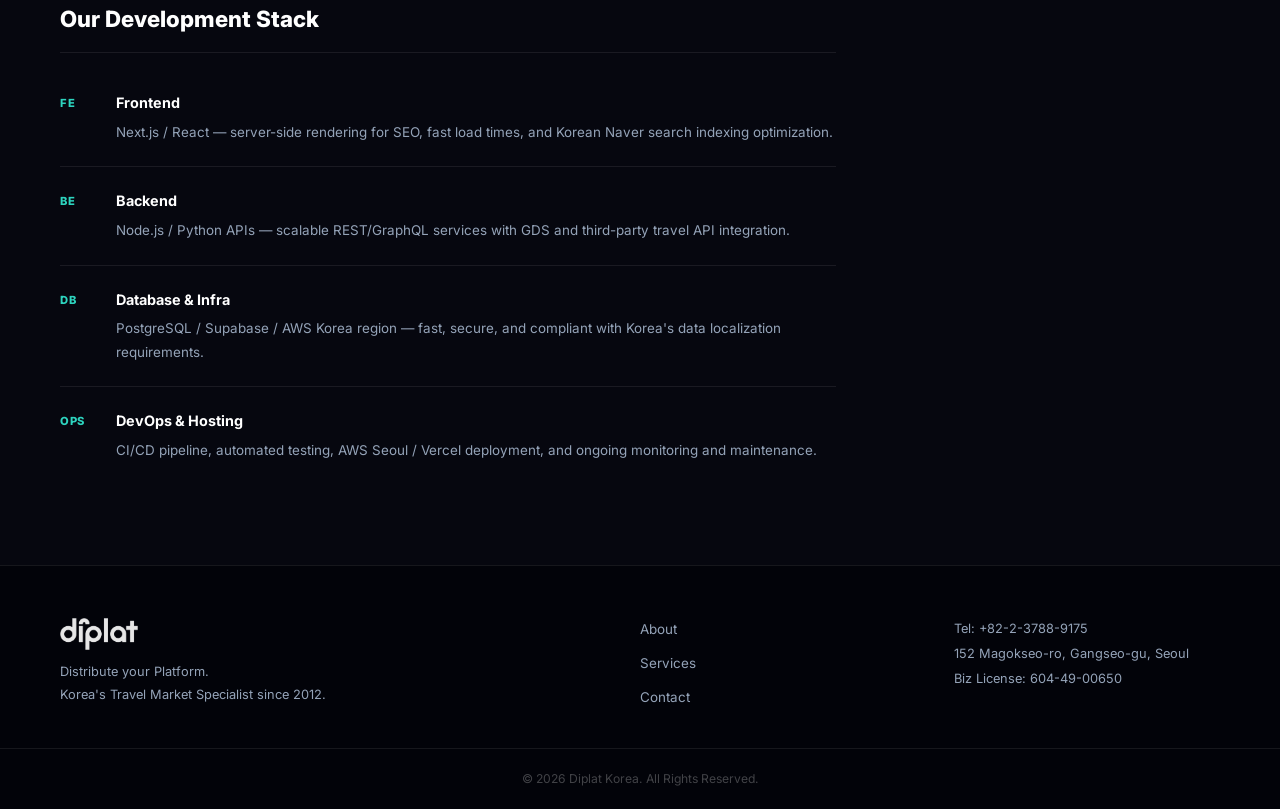
<file: services/it-platform.html>
<!DOCTYPE html>
<html lang="en">
<head>
  <meta charset="UTF-8">
  <meta name="viewport" content="width=device-width, initial-scale=1.0">
  <title>IT Platform Development — Diplat Korea</title>
  <link rel="preconnect" href="https://fonts.googleapis.com">
  <link rel="stylesheet" href="https://fonts.googleapis.com/css2?family=Inter:wght@300;400;500;600;700;800;900&display=swap">
  <link rel="stylesheet" href="../assets/css/style.css">
  <link rel="stylesheet" href="../assets/css/service-page.css">
</head>
<body>
<nav class="nav scrolled" id="nav">
  <div class="container nav-inner">
    <a href="../index.html" class="logo"><img src="../assets/diplat-logo.png" alt="Diplat Korea" style="height:36px;width:auto;display:block;"></a>
    <ul class="nav-links">
      <li><a href="../index.html#about">About</a></li>
      <li><a href="../index.html#service">Services</a></li>
      <li><a href="../index.html#marketing">Marketing</a></li>
      <li><a href="../index.html#industry">Industry</a></li>
      <li><a href="../index.html#contact" class="nav-cta">Contact Us</a></li>
    </ul>
  </div>
</nav>

<section class="sp-hero">
  <div class="sp-hero-glow"></div>
  <div class="container">
    <a href="../index.html#service" class="sp-back">← All Services</a>
    <p class="eyebrow">Service 05</p>
    <h1>IT Platform<br><span class="grad-text">Development</span></h1>
    <p class="sp-hero-sub">We design, build, and operate travel booking platforms — OTAs, B2B portals, white-label systems — fully optimized for Korea's market, users, and payment ecosystem.</p>
  </div>
</section>

<section class="sp-section">
  <div class="container sp-grid">
    <div class="sp-main">

      <div class="sp-block">
        <h2>Building for the Korean Market</h2>
        <p>Launching a travel platform in Korea requires more than translating an existing system. Korean consumers expect mobile-first experiences, Kakao Pay and Naver Pay integrations, real-time chat support, and performance standards set by Korea's hyper-competitive tech ecosystem.</p>
        <p>Diplat Korea's development team builds travel platforms from the ground up — or extends your existing global platform for the Korean market. We combine travel industry expertise with full-stack engineering capability to deliver systems that convert.</p>
      </div>

      <div class="sp-block">
        <h2>What We Build</h2>
        <div class="sp-scope-grid">
          <div class="sp-scope-card">
            <span class="sp-scope-icon">🌐</span>
            <h4>OTA / Booking Websites</h4>
            <p>Full-featured online travel agency platforms with search, booking, payment, and post-sale management — in Korean and mobile-optimized.</p>
          </div>
          <div class="sp-scope-card">
            <span class="sp-scope-icon">📱</span>
            <h4>Mobile Apps</h4>
            <p>iOS and Android travel apps with Korean UX standards, push notifications, local payment methods, and offline functionality.</p>
          </div>
          <div class="sp-scope-card">
            <span class="sp-scope-icon">🏢</span>
            <h4>B2B Agent Portals</h4>
            <p>Trade-facing booking portals for travel agents, wholesalers, and corporate clients — with commission management and reporting.</p>
          </div>
          <div class="sp-scope-card">
            <span class="sp-scope-icon">🤖</span>
            <h4>AI-Powered Features</h4>
            <p>AI-driven itinerary planning, recommendation engines, dynamic pricing displays, and chatbot customer support in Korean.</p>
          </div>
          <div class="sp-scope-card">
            <span class="sp-scope-icon">💳</span>
            <h4>Payment Integration</h4>
            <p>Kakao Pay, Naver Pay, Toss, credit card PG setup (KG Inicis, NHN KCP), and international card processing for Korean users.</p>
          </div>
          <div class="sp-scope-card">
            <span class="sp-scope-icon">📊</span>
            <h4>Dashboard & Analytics</h4>
            <p>Operator-facing dashboards with real-time booking data, revenue analytics, and channel performance reporting.</p>
          </div>
        </div>
      </div>

      <div class="sp-block">
        <h2>Our Development Stack</h2>
        <div class="sp-steps">
          <div class="sp-step">
            <div class="sp-step-num">FE</div>
            <div><h4>Frontend</h4><p>Next.js / React — server-side rendering for SEO, fast load times, and Korean Naver search indexing optimization.</p></div>
          </div>
          <div class="sp-step">
            <div class="sp-step-num">BE</div>
            <div><h4>Backend</h4><p>Node.js / Python APIs — scalable REST/GraphQL services with GDS and third-party travel API integration.</p></div>
          </div>
          <div class="sp-step">
            <div class="sp-step-num">DB</div>
            <div><h4>Database & Infra</h4><p>PostgreSQL / Supabase / AWS Korea region — fast, secure, and compliant with Korea's data localization requirements.</p></div>
          </div>
          <div class="sp-step">
            <div class="sp-step-num">OPS</div>
            <div><h4>DevOps & Hosting</h4><p>CI/CD pipeline, automated testing, AWS Seoul / Vercel deployment, and ongoing monitoring and maintenance.</p></div>
          </div>
        </div>
      </div>

    </div>
    <div class="sp-sidebar">
      <div class="sp-cta-box">
        <h3>Have a platform idea?</h3>
        <p>From MVP to full-scale OTA — we scope, build, and launch. Tell us about your project.</p>
        <a href="../index.html#contact" class="btn-primary">Get in Touch →</a>
      </div>
      <div class="sp-detail-box">
        <h4>Platforms We've Built</h4>
        <ul>
          <li>Cruise booking OTA (CruiseLink)</li>
          <li>Entertainment ticketing marketplace (Enttix)</li>
          <li>B2C lounge & ancillary platform (LoungePass)</li>
          <li>DMC B2B booking portal</li>
        </ul>
      </div>
      <div class="sp-detail-box">
        <h4>Tech Stack</h4>
        <ul>
          <li>Next.js / React / TypeScript</li>
          <li>Node.js / Python</li>
          <li>PostgreSQL / Supabase</li>
          <li>AWS Seoul / Vercel / GitHub</li>
          <li>Kakao / Naver / Toss Pay</li>
          <li>REST & GraphQL APIs</li>
        </ul>
      </div>
    </div>
  </div>
</section>

<footer class="footer">
  <div class="container footer-inner">
    <div>
      <div class="logo footer-logo"><img src="../assets/diplat-logo.png" alt="Diplat Korea" style="height:32px;width:auto;display:block;filter:brightness(0) invert(1);opacity:0.9;"></div>
      <p class="footer-sub">Distribute your Platform.<br>Korea's Travel Market Specialist since 2012.</p>
    </div>
    <div class="footer-links">
      <a href="../index.html#about">About</a>
      <a href="../index.html#service">Services</a>
      <a href="../index.html#contact">Contact</a>
    </div>
    <div class="footer-info">
      <p>Tel: +82-2-3788-9175</p>
      <p>152 Magokseo-ro, Gangseo-gu, Seoul</p>
      <p>Biz License: 604-49-00650</p>
    </div>
  </div>
  <div class="footer-bottom"><p>© 2026 Diplat Korea. All Rights Reserved.</p></div>
</footer>
<script src="../assets/js/main.js"></script>
</body>
</html>
</file>
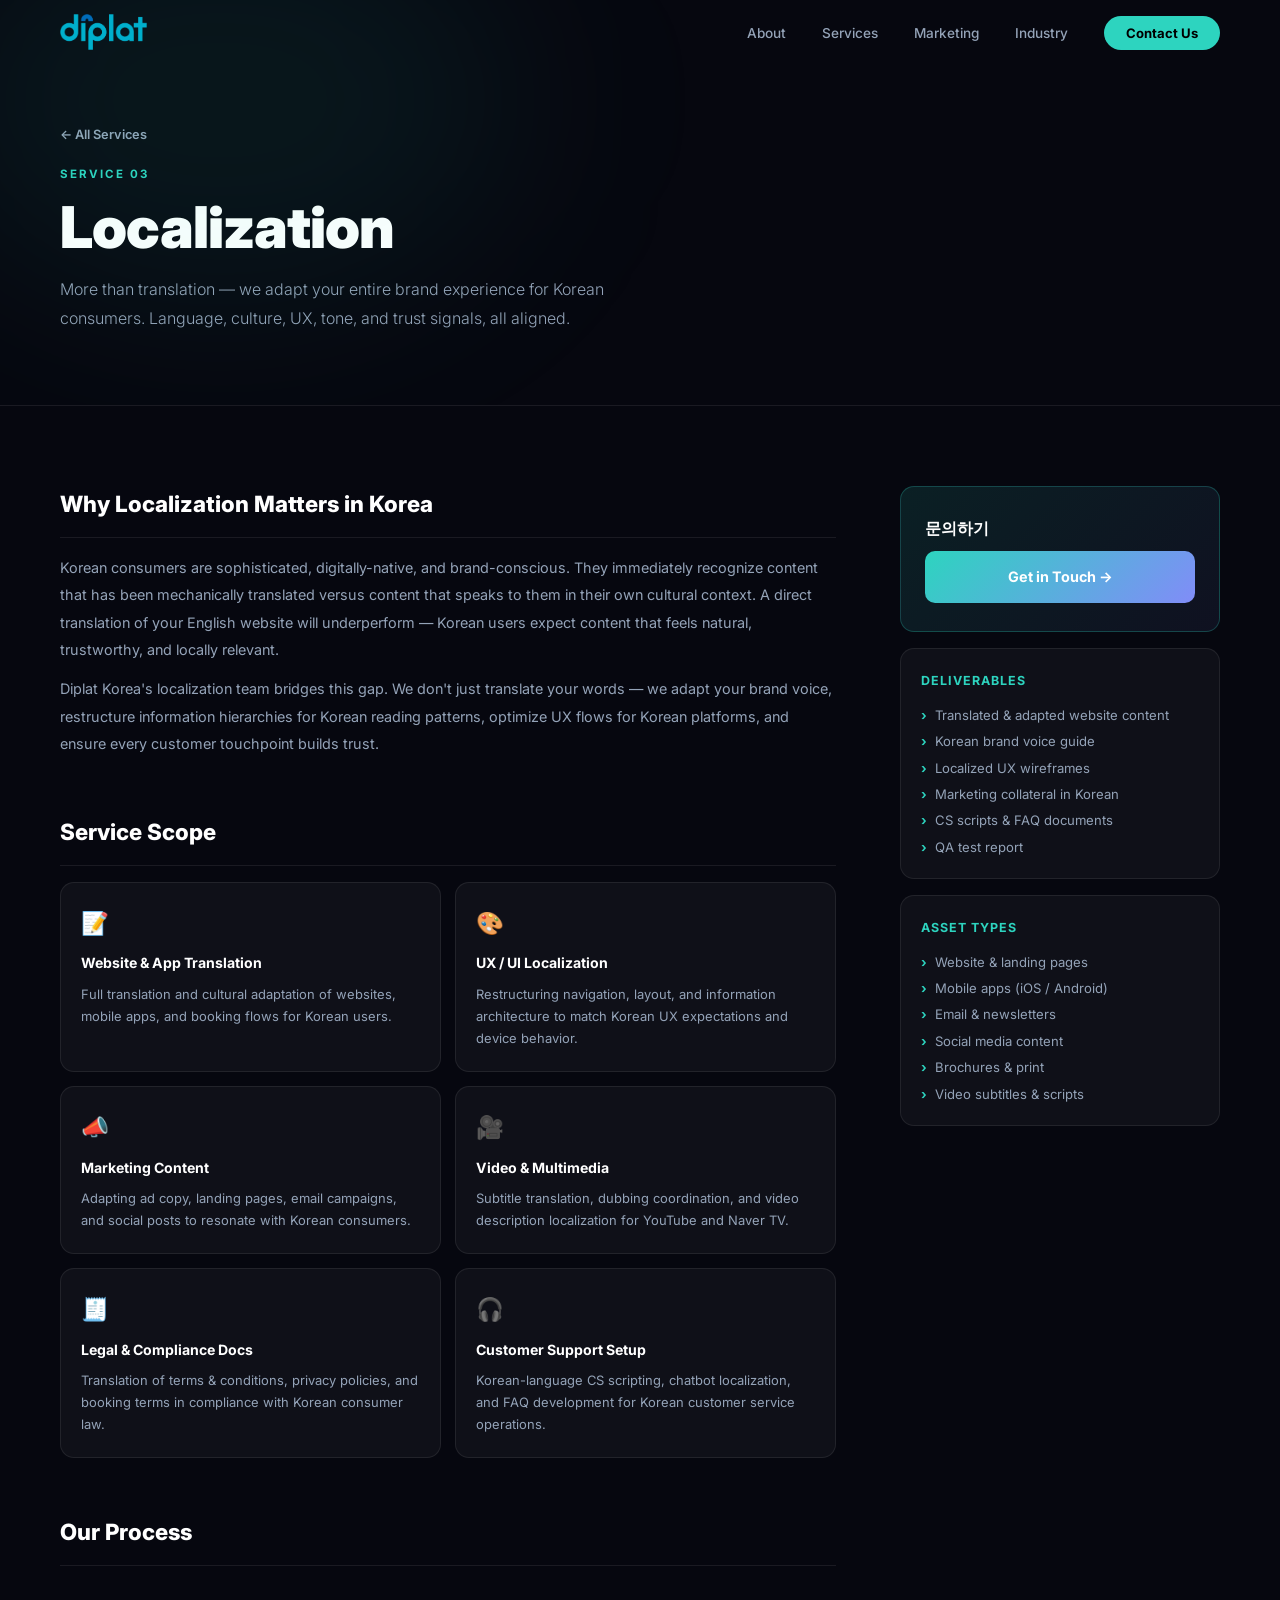
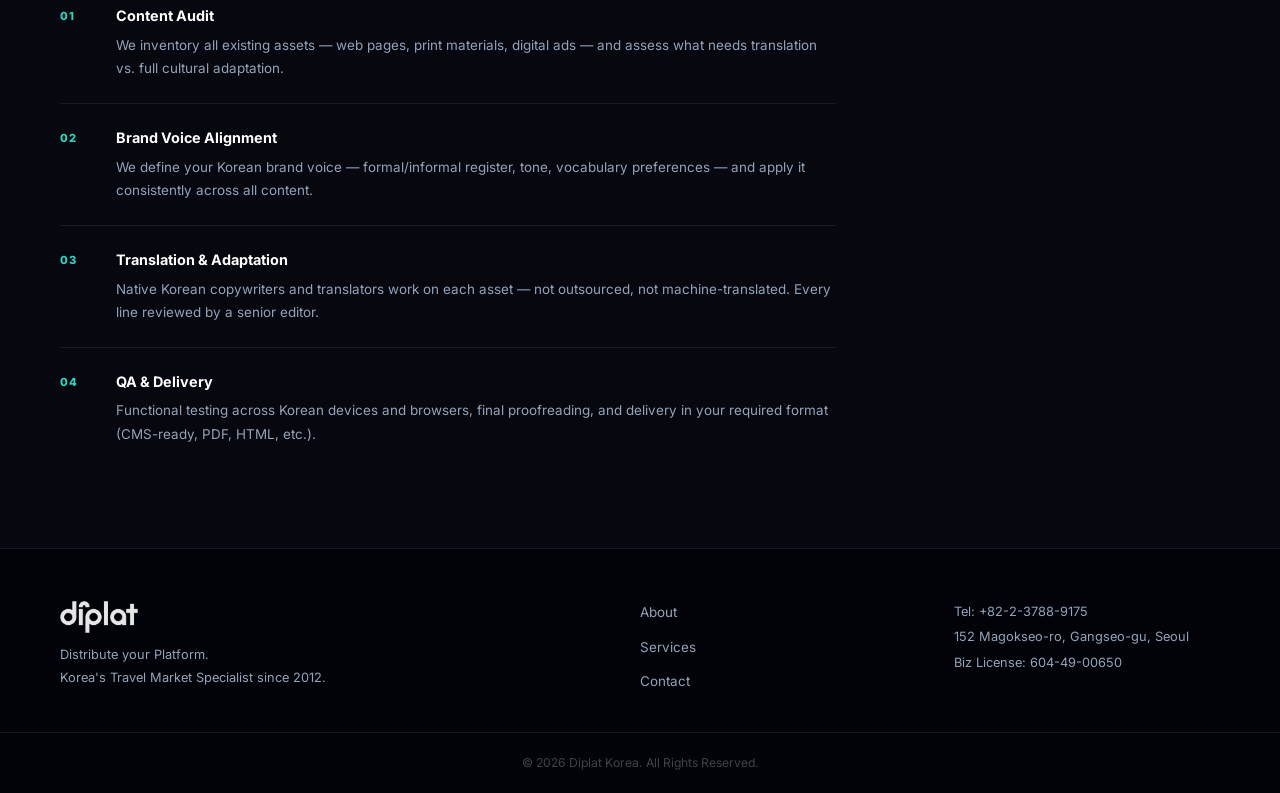
<file: services/localization.html>
<!DOCTYPE html>
<html lang="en">
<head>
  <meta charset="UTF-8">
  <meta name="viewport" content="width=device-width, initial-scale=1.0">
  <title>Localization — Diplat Korea</title>
  <link rel="preconnect" href="https://fonts.googleapis.com">
  <link rel="stylesheet" href="https://fonts.googleapis.com/css2?family=Inter:wght@300;400;500;600;700;800;900&display=swap">
  <link rel="stylesheet" href="../assets/css/style.css">
  <link rel="stylesheet" href="../assets/css/service-page.css">
</head>
<body>
<nav class="nav scrolled" id="nav">
  <div class="container nav-inner">
    <a href="../index.html" class="logo"><img src="../assets/diplat-logo.png" alt="Diplat Korea" style="height:36px;width:auto;display:block;"></a>
    <ul class="nav-links">
      <li><a href="../index.html#about">About</a></li>
      <li><a href="../index.html#service">Services</a></li>
      <li><a href="../index.html#marketing">Marketing</a></li>
      <li><a href="../index.html#industry">Industry</a></li>
      <li><a href="../index.html#contact" class="nav-cta">Contact Us</a></li>
    </ul>
  </div>
</nav>

<section class="sp-hero">
  <div class="sp-hero-glow"></div>
  <div class="container">
    <a href="../index.html#service" class="sp-back">← All Services</a>
    <p class="eyebrow">Service 03</p>
    <h1>Localization</h1>
    <p class="sp-hero-sub">More than translation — we adapt your entire brand experience for Korean consumers. Language, culture, UX, tone, and trust signals, all aligned.</p>
  </div>
</section>

<section class="sp-section">
  <div class="container sp-grid">
    <div class="sp-main">

      <div class="sp-block">
        <h2>Why Localization Matters in Korea</h2>
        <p>Korean consumers are sophisticated, digitally-native, and brand-conscious. They immediately recognize content that has been mechanically translated versus content that speaks to them in their own cultural context. A direct translation of your English website will underperform — Korean users expect content that feels natural, trustworthy, and locally relevant.</p>
        <p>Diplat Korea's localization team bridges this gap. We don't just translate your words — we adapt your brand voice, restructure information hierarchies for Korean reading patterns, optimize UX flows for Korean platforms, and ensure every customer touchpoint builds trust.</p>
      </div>

      <div class="sp-block">
        <h2>Service Scope</h2>
        <div class="sp-scope-grid">
          <div class="sp-scope-card">
            <span class="sp-scope-icon">📝</span>
            <h4>Website & App Translation</h4>
            <p>Full translation and cultural adaptation of websites, mobile apps, and booking flows for Korean users.</p>
          </div>
          <div class="sp-scope-card">
            <span class="sp-scope-icon">🎨</span>
            <h4>UX / UI Localization</h4>
            <p>Restructuring navigation, layout, and information architecture to match Korean UX expectations and device behavior.</p>
          </div>
          <div class="sp-scope-card">
            <span class="sp-scope-icon">📣</span>
            <h4>Marketing Content</h4>
            <p>Adapting ad copy, landing pages, email campaigns, and social posts to resonate with Korean consumers.</p>
          </div>
          <div class="sp-scope-card">
            <span class="sp-scope-icon">🎥</span>
            <h4>Video & Multimedia</h4>
            <p>Subtitle translation, dubbing coordination, and video description localization for YouTube and Naver TV.</p>
          </div>
          <div class="sp-scope-card">
            <span class="sp-scope-icon">🧾</span>
            <h4>Legal & Compliance Docs</h4>
            <p>Translation of terms & conditions, privacy policies, and booking terms in compliance with Korean consumer law.</p>
          </div>
          <div class="sp-scope-card">
            <span class="sp-scope-icon">🎧</span>
            <h4>Customer Support Setup</h4>
            <p>Korean-language CS scripting, chatbot localization, and FAQ development for Korean customer service operations.</p>
          </div>
        </div>
      </div>

      <div class="sp-block">
        <h2>Our Process</h2>
        <div class="sp-steps">
          <div class="sp-step">
            <div class="sp-step-num">01</div>
            <div><h4>Content Audit</h4><p>We inventory all existing assets — web pages, print materials, digital ads — and assess what needs translation vs. full cultural adaptation.</p></div>
          </div>
          <div class="sp-step">
            <div class="sp-step-num">02</div>
            <div><h4>Brand Voice Alignment</h4><p>We define your Korean brand voice — formal/informal register, tone, vocabulary preferences — and apply it consistently across all content.</p></div>
          </div>
          <div class="sp-step">
            <div class="sp-step-num">03</div>
            <div><h4>Translation & Adaptation</h4><p>Native Korean copywriters and translators work on each asset — not outsourced, not machine-translated. Every line reviewed by a senior editor.</p></div>
          </div>
          <div class="sp-step">
            <div class="sp-step-num">04</div>
            <div><h4>QA & Delivery</h4><p>Functional testing across Korean devices and browsers, final proofreading, and delivery in your required format (CMS-ready, PDF, HTML, etc.).</p></div>
          </div>
        </div>
      </div>

    </div>
    <div class="sp-sidebar">
      <div class="sp-cta-box">
        <h3>문의하기</h3>
        <a href="../index.html#contact" class="btn-primary">Get in Touch →</a>
      </div>
      <div class="sp-detail-box">
        <h4>Deliverables</h4>
        <ul>
          <li>Translated & adapted website content</li>
          <li>Korean brand voice guide</li>
          <li>Localized UX wireframes</li>
          <li>Marketing collateral in Korean</li>
          <li>CS scripts & FAQ documents</li>
          <li>QA test report</li>
        </ul>
      </div>
      <div class="sp-detail-box">
        <h4>Asset Types</h4>
        <ul>
          <li>Website & landing pages</li>
          <li>Mobile apps (iOS / Android)</li>
          <li>Email & newsletters</li>
          <li>Social media content</li>
          <li>Brochures & print</li>
          <li>Video subtitles & scripts</li>
        </ul>
      </div>
    </div>
  </div>
</section>

<footer class="footer">
  <div class="container footer-inner">
    <div>
      <div class="logo footer-logo"><img src="../assets/diplat-logo.png" alt="Diplat Korea" style="height:32px;width:auto;display:block;filter:brightness(0) invert(1);opacity:0.9;"></div>
      <p class="footer-sub">Distribute your Platform.<br>Korea's Travel Market Specialist since 2012.</p>
    </div>
    <div class="footer-links">
      <a href="../index.html#about">About</a>
      <a href="../index.html#service">Services</a>
      <a href="../index.html#contact">Contact</a>
    </div>
    <div class="footer-info">
      <p>Tel: +82-2-3788-9175</p>
      <p>152 Magokseo-ro, Gangseo-gu, Seoul</p>
      <p>Biz License: 604-49-00650</p>
    </div>
  </div>
  <div class="footer-bottom"><p>© 2026 Diplat Korea. All Rights Reserved.</p></div>
</footer>
<script src="../assets/js/main.js"></script>
</body>
</html>
</file>
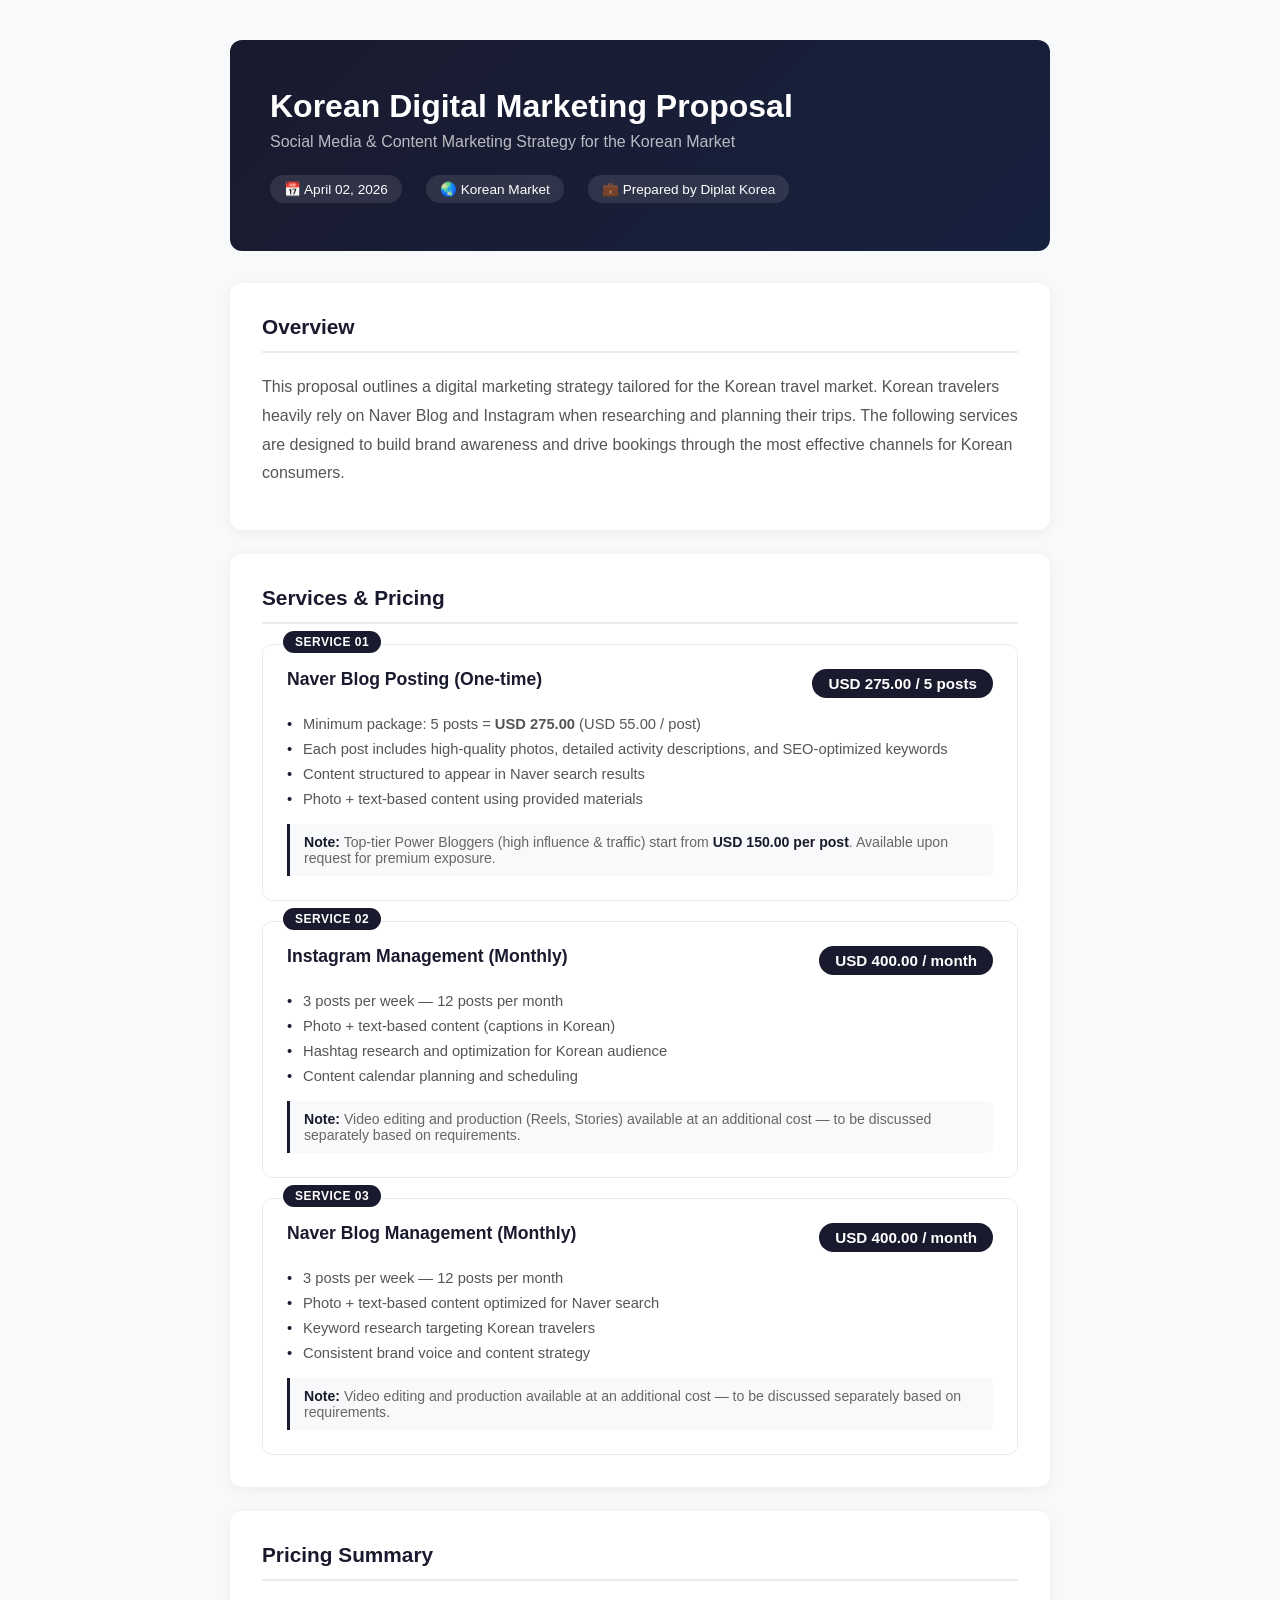
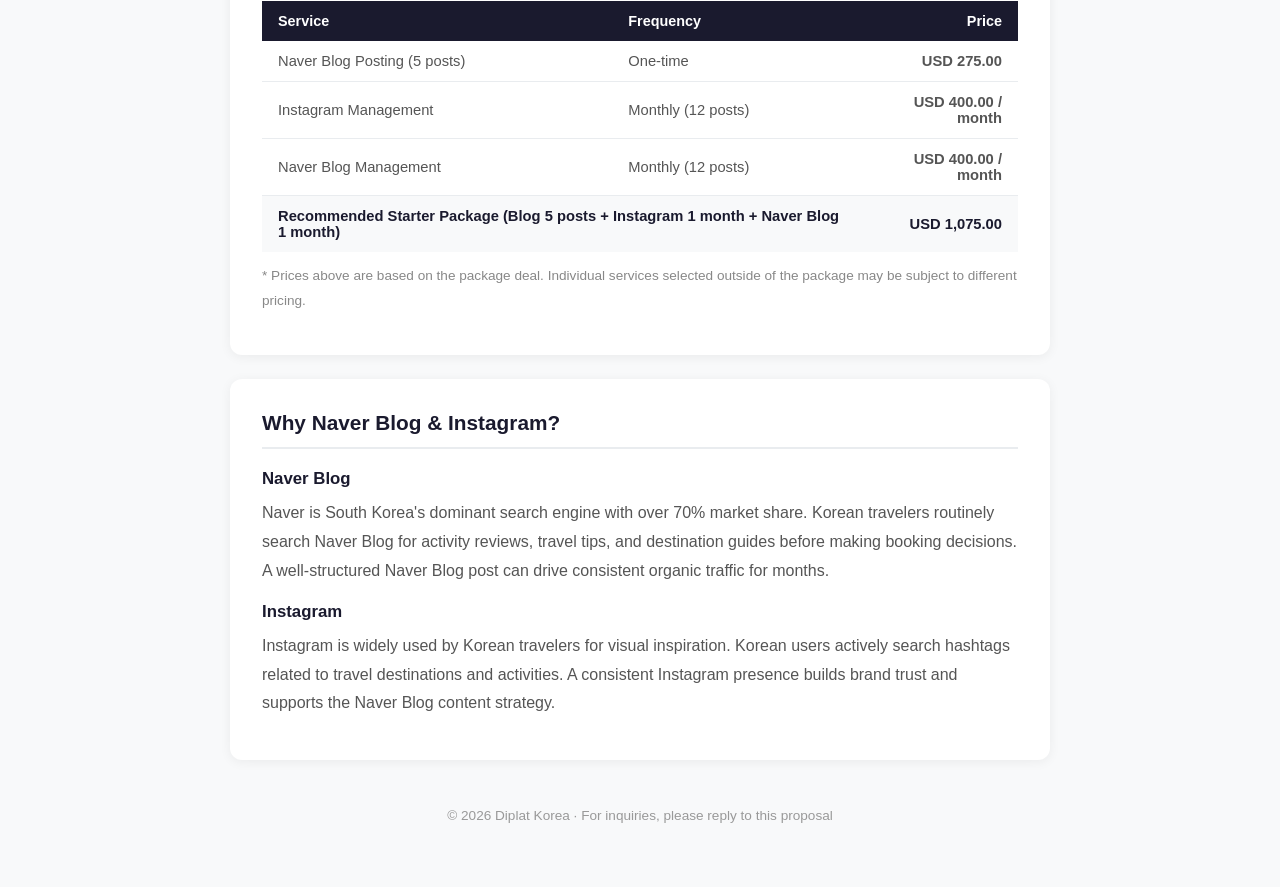
<file: proposal/sea_you_liuqiu/marketing-proposal-snorkeling.html>
<!DOCTYPE html>
<html lang="en">
<head>
  <meta charset="UTF-8">
  <meta name="viewport" content="width=device-width, initial-scale=1.0">
  <title>Korean Digital Marketing Proposal</title>
  <style>
    * { margin: 0; padding: 0; box-sizing: border-box; }
    body { font-family: 'Segoe UI', Arial, sans-serif; color: #1a1a2e; background: #f8f9fa; }
    .container { max-width: 860px; margin: 0 auto; padding: 40px 20px; }

    /* Header */
    .header { background: linear-gradient(135deg, #1a1a2e 0%, #16213e 100%); color: white; padding: 48px 40px; border-radius: 12px; margin-bottom: 32px; }
    .header h1 { font-size: 2rem; font-weight: 700; margin-bottom: 8px; }
    .header p { color: rgba(255,255,255,0.7); font-size: 1rem; }
    .header .meta { display: flex; gap: 24px; margin-top: 24px; flex-wrap: wrap; }
    .header .meta span { background: rgba(255,255,255,0.1); padding: 6px 14px; border-radius: 20px; font-size: 0.85rem; }

    /* Section */
    .section { background: white; border-radius: 12px; padding: 32px; margin-bottom: 24px; box-shadow: 0 2px 12px rgba(0,0,0,0.06); }
    .section h2 { font-size: 1.3rem; font-weight: 700; color: #1a1a2e; margin-bottom: 20px; padding-bottom: 12px; border-bottom: 2px solid #e9ecef; }
    .section h3 { font-size: 1.05rem; font-weight: 600; color: #1a1a2e; margin-bottom: 10px; }
    .section p { color: #555; line-height: 1.8; margin-bottom: 10px; }

    /* Service Card */
    .service-card { border: 1px solid #e9ecef; border-radius: 10px; padding: 24px; margin-bottom: 20px; position: relative; }
    .service-card:last-child { margin-bottom: 0; }
    .service-number { position: absolute; top: -14px; left: 20px; background: #1a1a2e; color: white; font-size: 0.75rem; font-weight: 700; padding: 4px 12px; border-radius: 12px; letter-spacing: 0.5px; }
    .service-header { display: flex; justify-content: space-between; align-items: flex-start; margin-bottom: 14px; flex-wrap: wrap; gap: 10px; }
    .service-title { font-size: 1.1rem; font-weight: 700; color: #1a1a2e; }
    .price-tag { background: #1a1a2e; color: white; padding: 6px 16px; border-radius: 20px; font-weight: 700; font-size: 0.95rem; white-space: nowrap; }
    .service-list { list-style: none; padding: 0; }
    .service-list li { color: #555; font-size: 0.92rem; line-height: 1.7; padding-left: 16px; position: relative; }
    .service-list li::before { content: "•"; position: absolute; left: 0; color: #1a1a2e; }
    .note-box { background: #f8f9fa; border-left: 3px solid #1a1a2e; padding: 10px 14px; border-radius: 0 6px 6px 0; margin-top: 12px; font-size: 0.88rem; color: #666; }
    .note-box strong { color: #1a1a2e; }

    /* Summary Table */
    .summary-table { width: 100%; border-collapse: collapse; margin-top: 8px; }
    .summary-table th { background: #1a1a2e; color: white; padding: 12px 16px; text-align: left; font-size: 0.9rem; }
    .summary-table td { padding: 12px 16px; border-bottom: 1px solid #e9ecef; font-size: 0.92rem; color: #555; }
    .summary-table tr:last-child td { border-bottom: none; font-weight: 700; color: #1a1a2e; background: #f8f9fa; }
    .summary-table .price { text-align: right; font-weight: 600; }

    /* Footer */
    .footer { text-align: center; padding: 24px; color: #999; font-size: 0.85rem; }

    @media print {
      body { background: white; }
      .container { padding: 20px; }
    }
  </style>
</head>
<body>
<div class="container">

  <!-- Header -->
  <div class="header">
    <h1>Korean Digital Marketing Proposal</h1>
    <p>Social Media & Content Marketing Strategy for the Korean Market</p>
    <div class="meta">
      <span>📅 April 02, 2026</span>
      <span>🌏 Korean Market</span>
      <span>💼 Prepared by Diplat Korea</span>
    </div>
  </div>

  <!-- Overview -->
  <div class="section">
    <h2>Overview</h2>
    <p>This proposal outlines a digital marketing strategy tailored for the Korean travel market. Korean travelers heavily rely on Naver Blog and Instagram when researching and planning their trips. The following services are designed to build brand awareness and drive bookings through the most effective channels for Korean consumers.</p>
  </div>

  <!-- Services -->
  <div class="section">
    <h2>Services &amp; Pricing</h2>

    <!-- Service 1 -->
    <div class="service-card">
      <span class="service-number">SERVICE 01</span>
      <div class="service-header">
        <div class="service-title">Naver Blog Posting (One-time)</div>
        <div class="price-tag">USD 275.00 / 5 posts</div>
      </div>
      <ul class="service-list">
        <li>Minimum package: 5 posts = <strong>USD 275.00</strong> (USD 55.00 / post)</li>
        <li>Each post includes high-quality photos, detailed activity descriptions, and SEO-optimized keywords</li>
        <li>Content structured to appear in Naver search results</li>
        <li>Photo + text-based content using provided materials</li>
      </ul>
      <div class="note-box">
        <strong>Note:</strong> Top-tier Power Bloggers (high influence &amp; traffic) start from <strong>USD 150.00 per post</strong>. Available upon request for premium exposure.
      </div>
    </div>

    <!-- Service 2 -->
    <div class="service-card">
      <span class="service-number">SERVICE 02</span>
      <div class="service-header">
        <div class="service-title">Instagram Management (Monthly)</div>
        <div class="price-tag">USD 400.00 / month</div>
      </div>
      <ul class="service-list">
        <li>3 posts per week — 12 posts per month</li>
        <li>Photo + text-based content (captions in Korean)</li>
        <li>Hashtag research and optimization for Korean audience</li>
        <li>Content calendar planning and scheduling</li>
      </ul>
      <div class="note-box">
        <strong>Note:</strong> Video editing and production (Reels, Stories) available at an additional cost — to be discussed separately based on requirements.
      </div>
    </div>

    <!-- Service 3 -->
    <div class="service-card">
      <span class="service-number">SERVICE 03</span>
      <div class="service-header">
        <div class="service-title">Naver Blog Management (Monthly)</div>
        <div class="price-tag">USD 400.00 / month</div>
      </div>
      <ul class="service-list">
        <li>3 posts per week — 12 posts per month</li>
        <li>Photo + text-based content optimized for Naver search</li>
        <li>Keyword research targeting Korean travelers</li>
        <li>Consistent brand voice and content strategy</li>
      </ul>
      <div class="note-box">
        <strong>Note:</strong> Video editing and production available at an additional cost — to be discussed separately based on requirements.
      </div>
    </div>
  </div>

  <!-- Pricing Summary -->
  <div class="section">
    <h2>Pricing Summary</h2>
    <table class="summary-table">
      <thead>
        <tr>
          <th>Service</th>
          <th>Frequency</th>
          <th class="price">Price</th>
        </tr>
      </thead>
      <tbody>
        <tr>
          <td>Naver Blog Posting (5 posts)</td>
          <td>One-time</td>
          <td class="price">USD 275.00</td>
        </tr>
        <tr>
          <td>Instagram Management</td>
          <td>Monthly (12 posts)</td>
          <td class="price">USD 400.00 / month</td>
        </tr>
        <tr>
          <td>Naver Blog Management</td>
          <td>Monthly (12 posts)</td>
          <td class="price">USD 400.00 / month</td>
        </tr>
        <tr>
          <td colspan="2">Recommended Starter Package (Blog 5 posts + Instagram 1 month + Naver Blog 1 month)</td>
          <td class="price">USD 1,075.00</td>
        </tr>
      </tbody>
    </table>
    <p style="margin-top:12px;font-size:0.85rem;color:#888;">* Prices above are based on the package deal. Individual services selected outside of the package may be subject to different pricing.</p>
  </div>

  <!-- Why Naver -->
  <div class="section">
    <h2>Why Naver Blog &amp; Instagram?</h2>
    <h3>Naver Blog</h3>
    <p>Naver is South Korea's dominant search engine with over 70% market share. Korean travelers routinely search Naver Blog for activity reviews, travel tips, and destination guides before making booking decisions. A well-structured Naver Blog post can drive consistent organic traffic for months.</p>
    <h3 style="margin-top:16px">Instagram</h3>
    <p>Instagram is widely used by Korean travelers for visual inspiration. Korean users actively search hashtags related to travel destinations and activities. A consistent Instagram presence builds brand trust and supports the Naver Blog content strategy.</p>
  </div>

    <div class="footer">
    <p>© 2026 Diplat Korea · For inquiries, please reply to this proposal</p>
  </div>

</div>
</body>
</html>
</file>
<file: assets/css/style.css>
/* ===== RESET ===== */
*, *::before, *::after { box-sizing: border-box; margin: 0; padding: 0; }
html { scroll-behavior: smooth; }
body {
  font-family: 'Inter', -apple-system, sans-serif;
  background: #06070f;
  color: #e2e8f0;
  line-height: 1.65;
  overflow-x: hidden;
}
a { text-decoration: none; color: inherit; }
ul { list-style: none; }

/* ===== VARIABLES ===== */
:root {
  --teal: #2dd4bf;
  --teal-glow: rgba(45,212,191,.18);
  --purple: #818cf8;
  --bg: #06070f;
  --bg-2: #0d0f1e;
  --bg-card: rgba(255,255,255,.04);
  --border: rgba(255,255,255,.08);
  --border-hover: rgba(45,212,191,.35);
  --text: #e2e8f0;
  --text-muted: #94a3b8;
  --radius: 14px;
  --radius-sm: 8px;
}

.container { max-width: 1480px; margin: 0 auto; padding: 0 60px; }

/* ===== EYEBROW ===== */
.eyebrow {
  font-size: .72rem;
  font-weight: 700;
  letter-spacing: 2px;
  text-transform: uppercase;
  color: var(--teal);
  margin-bottom: 12px;
}

/* ===== SECTION HEADER ===== */
.section-header { text-align: center; margin-bottom: 64px; }
.section-header h2 { font-size: clamp(1.8rem, 3vw, 3rem); font-weight: 800; color: #fff; line-height: 1.2; margin-bottom: 14px; }
.section-sub { color: var(--text-muted); font-size: .95rem; max-width: 600px; margin: 0 auto; line-height: 1.8; }

/* ===== GRAD TEXT ===== */
.grad-text {
  background: linear-gradient(135deg, var(--teal) 0%, var(--purple) 100%);
  -webkit-background-clip: text;
  -webkit-text-fill-color: transparent;
  background-clip: text;
}

/* ===== NAV ===== */
.nav {
  position: fixed;
  top: 0; left: 0; right: 0;
  z-index: 999;
  padding: 0;
  transition: background .35s, border-color .35s;
  border-bottom: 1px solid transparent;
}
.nav.scrolled {
  background: rgba(6,7,15,.92);
  backdrop-filter: blur(20px);
  border-color: var(--border);
}
.nav-inner { display: flex; align-items: center; justify-content: space-between; height: 64px; }
.logo { display: inline-flex; align-items: baseline; gap: 1px; }
.logo-d { font-size: 1.5rem; font-weight: 900; color: var(--teal); }
.logo-rest { font-size: 1.2rem; font-weight: 700; color: #fff; }
.logo-ko { font-size: .6rem; font-weight: 600; color: var(--text-muted); letter-spacing: 1px; text-transform: uppercase; margin-left: 5px; }
.nav-links { display: flex; align-items: center; gap: 36px; }
.nav-links a { font-size: .85rem; font-weight: 500; color: var(--text-muted); transition: color .2s; }
.nav-links a:hover { color: #fff; }
.nav-cta {
  background: var(--teal) !important;
  color: #000 !important;
  font-weight: 700 !important;
  padding: 9px 22px;
  border-radius: 24px;
  font-size: .82rem !important;
  transition: opacity .2s !important;
}
.nav-cta:hover { opacity: .85; }
.hamburger { display: none; flex-direction: column; gap: 5px; cursor: pointer; background: none; border: none; padding: 4px; }
.hamburger span { width: 22px; height: 1.5px; background: #fff; display: block; transition: .3s; }

/* ===== HERO ===== */
.hero {
  min-height: 100vh;
  display: flex;
  align-items: center;
  position: relative;
  overflow: hidden;
  padding: 120px 0 80px;
}
.hero-glow {
  position: absolute;
  border-radius: 50%;
  filter: blur(120px);
  pointer-events: none;
}
.hero-glow-1 {
  width: 600px; height: 600px;
  background: rgba(45,212,191,.1);
  top: -100px; left: -100px;
}
.hero-glow-2 {
  width: 500px; height: 500px;
  background: rgba(129,140,248,.08);
  bottom: 0; right: -100px;
}
.hero-inner { position: relative; z-index: 1; text-align: center; max-width: 1000px; margin: 0 auto; }
.hero-badge {
  display: inline-flex;
  align-items: center;
  gap: 8px;
  background: rgba(45,212,191,.1);
  border: 1px solid rgba(45,212,191,.2);
  color: var(--teal);
  font-size: .8rem;
  font-weight: 600;
  padding: 8px 18px;
  border-radius: 24px;
  margin-bottom: 28px;
  letter-spacing: .3px;
}
.hero h1 {
  font-size: clamp(3.2rem, 8vw, 6.4rem);
  font-weight: 900;
  line-height: 1.05;
  color: #fff;
  margin-bottom: 24px;
  letter-spacing: -2px;
}
.hero-sub { font-size: 1.2rem; color: var(--text-muted); margin-bottom: 40px; line-height: 1.8; font-weight: 300; }
.hero-actions { display: flex; gap: 12px; justify-content: center; flex-wrap: wrap; margin-bottom: 56px; }
.btn-primary {
  background: linear-gradient(135deg, var(--teal), var(--purple));
  color: #fff;
  font-weight: 700;
  font-size: .9rem;
  padding: 14px 32px;
  border-radius: 10px;
  transition: opacity .2s, transform .2s;
  display: inline-block;
}
.btn-primary:hover { opacity: .9; transform: translateY(-1px); }
.btn-ghost {
  border: 1px solid var(--border);
  color: var(--text-muted);
  font-weight: 600;
  font-size: .9rem;
  padding: 14px 32px;
  border-radius: 10px;
  transition: all .2s;
  display: inline-block;
}
.btn-ghost:hover { border-color: var(--teal); color: var(--teal); }
.hero-metrics { display: flex; align-items: center; justify-content: center; gap: 32px; }
.metric { text-align: center; }
.metric-num { display: block; font-size: 2rem; font-weight: 900; color: #fff; line-height: 1; }
.metric-num em { color: var(--teal); font-style: normal; }
.metric-label { display: block; font-size: .75rem; color: var(--text-muted); margin-top: 4px; }
.metric-div { width: 1px; height: 40px; background: var(--border); }

/* ===== SECTION BASE ===== */
.section { padding: 100px 0; }

/* ===== ABOUT ===== */
.about { background: var(--bg-2); border-top: 1px solid var(--border); }
.about-wrap { display: grid; grid-template-columns: 1fr 1fr; gap: 72px; align-items: start; }
.about-left { }
.about-left h2 { font-size: clamp(1.6rem, 2.5vw, 2rem); font-weight: 800; color: #fff; line-height: 1.2; margin-bottom: 20px; }
.about-left p { color: var(--text-muted); font-size: .9rem; line-height: 1.9; margin-bottom: 14px; }
.about-right { display: flex; flex-direction: column; gap: 16px; }
.about-card {
  background: var(--bg-card);
  border: 1px solid var(--border);
  border-radius: var(--radius);
  padding: 24px 22px;
  transition: border-color .25s, background .25s;
}
.about-card:hover { border-color: var(--border-hover); background: rgba(45,212,191,.04); }
.ac-icon { font-size: 1.5rem; margin-bottom: 10px; }
.about-card h4 { font-size: .95rem; font-weight: 700; color: #fff; margin-bottom: 8px; }
.about-card p { font-size: .83rem; color: var(--text-muted); line-height: 1.7; }

/* ===== SERVICES ===== */
.services { background: var(--bg); position: relative; }
.services-grid { display: grid; grid-template-columns: repeat(3, 1fr); gap: 20px; }
.svc-card {
  background: var(--bg-card);
  border: 1px solid var(--border);
  border-radius: var(--radius);
  padding: 32px 26px;
  transition: all .25s;
  position: relative;
  overflow: hidden;
}
.svc-card::before {
  content: '';
  position: absolute;
  top: 0; left: 0; right: 0;
  height: 2px;
  background: linear-gradient(90deg, var(--teal), var(--purple));
  opacity: 0;
  transition: opacity .25s;
}
.svc-card:hover { border-color: var(--border-hover); transform: translateY(-3px); box-shadow: 0 12px 40px rgba(0,0,0,.3); }
.svc-card:hover::before { opacity: 1; }
.svc-num { font-size: .7rem; font-weight: 800; color: var(--teal); letter-spacing: 1px; margin-bottom: 14px; }
.svc-card h3 { font-size: 1rem; font-weight: 700; color: #fff; margin-bottom: 10px; }
.svc-card p { font-size: .84rem; color: var(--text-muted); line-height: 1.8; margin-bottom: 16px; }
.svc-tags { display: flex; flex-wrap: wrap; gap: 6px; }
.svc-tags span { background: rgba(45,212,191,.1); border: 1px solid rgba(45,212,191,.2); color: var(--teal); font-size: .72rem; font-weight: 600; padding: 3px 10px; border-radius: 20px; }
.svc-link { margin-top: 18px; font-size: .8rem; font-weight: 700; color: var(--teal); opacity: 0; transform: translateX(-6px); transition: opacity .2s, transform .2s; }
.svc-card:hover .svc-link { opacity: 1; transform: translateX(0); }
a.svc-card { display: block; text-decoration: none; color: inherit; cursor: pointer; }

/* ===== EXPAND BUTTON ===== */
.expand-btn-wrap {
  display: flex;
  justify-content: center;
  margin: 24px 0 0;
}
.expand-btn {
  display: inline-flex;
  align-items: center;
  gap: 8px;
  background: var(--bg-card);
  border: 1px solid var(--border);
  color: var(--text-muted);
  font-size: .85rem;
  font-weight: 600;
  font-family: inherit;
  padding: 12px 28px;
  border-radius: 40px;
  cursor: pointer;
  transition: all .25s;
}
.expand-btn:hover { border-color: var(--teal); color: var(--teal); }
.expand-btn.open { color: var(--teal); border-color: var(--teal); }
.expand-btn.open span::before { content: 'Show Less'; }
.expand-btn.open span { font-size: 0; }
.expand-btn.open span::before { font-size: .85rem; }
.expand-arrow {
  width: 18px; height: 18px;
  transition: transform .35s;
  flex-shrink: 0;
}
.expand-btn.open .expand-arrow { transform: rotate(180deg); }

/* Grid expand animation */
.expand-grid {
  overflow: hidden;
  max-height: 0;
  opacity: 0;
  margin-top: 0;
  transition: max-height .6s cubic-bezier(.4,0,.2,1), opacity .45s ease, margin-top .3s;
  pointer-events: none;
}
.expand-grid.collapsed { max-height: 0; opacity: 0; margin-top: 0; pointer-events: none; }
.expand-grid.open { max-height: 3000px; opacity: 1; margin-top: 24px; pointer-events: all; }

/* ===== CONSULTING ===== */
.consulting {
  background: var(--bg);
  border-top: 1px solid var(--border);
  position: relative;
  overflow: hidden;
}
.cst-glow {
  position: absolute;
  border-radius: 50%;
  filter: blur(100px);
  pointer-events: none;
}
.cst-glow-1 { width: 500px; height: 400px; background: rgba(129,140,248,.07); top: 0; right: -80px; }
.cst-glow-2 { width: 400px; height: 300px; background: rgba(45,212,191,.06); bottom: 0; left: -60px; }

.cst-approach {
  background: var(--bg-card);
  border: 1px solid var(--border);
  border-radius: var(--radius);
  padding: 40px 44px;
  margin-bottom: 48px;
  position: relative;
  z-index: 1;
}
.cst-approach h3 { font-size: 1.15rem; font-weight: 800; color: #fff; margin-bottom: 28px; padding-bottom: 16px; border-bottom: 1px solid var(--border); }
/* Approach toggle button */
.cst-approach-toggle {
  width: 100%;
  display: flex;
  align-items: center;
  justify-content: space-between;
  background: none;
  border: none;
  cursor: pointer;
  padding: 0 0 16px;
  border-bottom: 1px solid var(--border);
  margin-bottom: 28px;
  text-align: left;
}
.cst-approach-toggle h3 { font-size: 1.15rem; font-weight: 800; color: #fff; margin: 0; }
.cst-toggle-icon { color: var(--teal); font-size: 1rem; transition: transform .3s; }
.cst-approach-toggle[aria-expanded="false"] .cst-toggle-icon { transform: rotate(180deg); }
#cstSteps { overflow: hidden; transition: max-height .4s ease, opacity .3s ease; max-height: 600px; opacity: 1; }
#cstSteps.collapsed { max-height: 0; opacity: 0; margin-bottom: 0; }

.cst-steps { display: grid; grid-template-columns: repeat(4, 1fr); gap: 24px; }
.cst-step { display: flex; flex-direction: column; gap: 12px; }
.cst-step-num { font-size: .7rem; font-weight: 800; color: var(--teal); letter-spacing: 1px; }
.cst-step-body h4 { font-size: .9rem; font-weight: 700; color: #fff; margin-bottom: 8px; }
.cst-step-body p { font-size: .82rem; color: var(--text-muted); line-height: 1.75; }

/* ===== MARKETING ===== */
.marketing {
  background: var(--bg-2);
  border-top: 1px solid var(--border);
  position: relative;
  overflow: hidden;
}
.mkt-glow {
  position: absolute;
  border-radius: 50%;
  filter: blur(100px);
  pointer-events: none;
}
.mkt-glow-1 { width: 500px; height: 400px; background: rgba(45,212,191,.07); top: 0; left: -100px; }
.mkt-glow-2 { width: 400px; height: 400px; background: rgba(129,140,248,.06); bottom: 0; right: -80px; }

/* Intro strip */
.mkt-intro {
  background: var(--bg-card);
  border: 1px solid var(--border);
  border-radius: var(--radius);
  padding: 32px 44px;
  margin-bottom: 48px;
  position: relative;
  z-index: 1;
}
.mkt-intro .cst-approach-toggle { padding-bottom: 0; border-bottom: none; margin-bottom: 0; }
.mkt-intro .cst-approach-toggle[aria-expanded="true"] { padding-bottom: 16px; border-bottom: 1px solid var(--border); margin-bottom: 24px; }
#mktIntroBody { overflow: hidden; transition: max-height .4s ease, opacity .3s ease; max-height: 400px; opacity: 1; }
#mktIntroBody.collapsed { max-height: 0; opacity: 0; }
.mkt-intro-inner {
  display: grid;
  grid-template-columns: 1fr 1fr;
  gap: 56px;
  align-items: center;
}
.mkt-intro-text p { font-size: .86rem; color: var(--text-muted); line-height: 1.9; margin-bottom: 10px; }
.mkt-intro-stats { display: grid; grid-template-columns: 1fr 1fr; gap: 20px; }
.mis { background: rgba(255,255,255,.03); border: 1px solid var(--border); border-radius: 10px; padding: 18px 16px; text-align: center; }
.mis strong { display: block; font-size: 1.1rem; font-weight: 800; margin-bottom: 4px; }
.mis span { font-size: .75rem; color: var(--text-muted); }

/* Cards */
.mkt-grid {
  display: grid;
  grid-template-columns: repeat(4, 1fr);
  gap: 18px;
  position: relative;
  z-index: 1;
}
.mkt-card {
  background: var(--bg-card);
  border: 1px solid var(--border);
  border-radius: var(--radius);
  padding: 26px 22px;
  transition: all .25s;
}
.mkt-card:hover { border-color: var(--border-hover); transform: translateY(-3px); box-shadow: 0 12px 36px rgba(0,0,0,.3); background: rgba(45,212,191,.04); }
.mkt-icon { font-size: 1.6rem; margin-bottom: 12px; display: block; }
.mkt-card h4 { font-size: .9rem; font-weight: 700; color: #fff; margin-bottom: 10px; }
.mkt-card p { font-size: .81rem; color: var(--text-muted); line-height: 1.75; margin-bottom: 14px; }
.mkt-list { display: flex; flex-direction: column; gap: 6px; }
.mkt-list li {
  font-size: .78rem;
  color: var(--text-muted);
  padding-left: 14px;
  position: relative;
  line-height: 1.5;
}
.mkt-list li::before {
  content: '›';
  position: absolute;
  left: 0;
  color: var(--teal);
  font-weight: 700;
}
/* Card — always expanded */
.cst-card-header { display: flex; align-items: flex-start; gap: 10px; margin-bottom: 14px; }
.cst-card-header .mkt-icon { flex-shrink: 0; }
.cst-card-header h4 { flex: 1; margin-bottom: 0; }
.cst-card-body { }
.cst-card-body p { margin-bottom: 10px; }

.mkt-card-highlight {
  border-color: rgba(45,212,191,.3) !important;
  background: rgba(45,212,191,.05) !important;
  position: relative;
}
.mkt-card-highlight::after {
  content: 'Core Service';
  position: absolute;
  top: 16px; right: 16px;
  font-size: .65rem;
  font-weight: 700;
  letter-spacing: 1px;
  text-transform: uppercase;
  color: var(--teal);
  background: rgba(45,212,191,.12);
  border: 1px solid rgba(45,212,191,.25);
  padding: 3px 10px;
  border-radius: 20px;
}

/* ===== INDUSTRY ===== */
.industry { background: var(--bg-2); border-top: 1px solid var(--border); position: relative; overflow: hidden; }
.industry-glow { position: absolute; width: 600px; height: 300px; background: rgba(129,140,248,.07); border-radius: 50%; filter: blur(80px); top: 50%; left: 50%; transform: translate(-50%,-50%); pointer-events: none; }
.industry-grid { display: grid; grid-template-columns: repeat(8, 1fr); gap: 14px; position: relative; z-index: 1; }
.ind-card {
  background: var(--bg-card);
  border: 1px solid var(--border);
  border-radius: var(--radius);
  padding: 28px 20px;
  text-align: center;
  transition: all .25s;
}
.ind-card:hover { border-color: var(--border-hover); background: rgba(45,212,191,.04); transform: translateY(-2px); }
.ind-icon { font-size: 1.8rem; display: block; margin-bottom: 12px; }
.ind-card h4 { font-size: .88rem; font-weight: 700; color: #fff; margin-bottom: 6px; }
.ind-card p { font-size: .78rem; color: var(--text-muted); line-height: 1.5; }

/* ===== VALUES ===== */
.values { background: var(--bg); }
.values-grid { display: grid; grid-template-columns: repeat(4, 1fr); gap: 20px; }
.val-card {
  background: var(--bg-card);
  border: 1px solid var(--border);
  border-radius: var(--radius);
  padding: 32px 24px;
  position: relative;
  transition: all .25s;
}
.val-card:hover { border-color: var(--border-hover); transform: translateY(-3px); box-shadow: 0 16px 40px rgba(0,0,0,.25); }
.val-num { font-size: .68rem; font-weight: 800; color: rgba(45,212,191,.4); letter-spacing: 1px; margin-bottom: 16px; }
.val-icon { font-size: 1.8rem; margin-bottom: 14px; display: block; }
.val-card h3 { font-size: 1rem; font-weight: 700; color: #fff; margin-bottom: 10px; }
.val-card p { font-size: .83rem; color: var(--text-muted); line-height: 1.8; }

/* ===== CONTACT ===== */
.contact { background: var(--bg-2); border-top: 1px solid var(--border); position: relative; overflow: hidden; }
.contact-glow { position: absolute; width: 500px; height: 500px; background: rgba(45,212,191,.06); border-radius: 50%; filter: blur(100px); bottom: -200px; right: -100px; pointer-events: none; }
.contact-wrap { display: grid; grid-template-columns: 1fr 1.2fr; gap: 80px; align-items: start; position: relative; z-index: 1; }
.contact-left h2 { font-size: clamp(1.6rem, 2.5vw, 2rem); font-weight: 800; color: #fff; line-height: 1.2; margin-bottom: 14px; }
.contact-left > p { color: var(--text-muted); font-size: .9rem; margin-bottom: 40px; line-height: 1.8; }
.contact-details { display: flex; flex-direction: column; gap: 20px; }
.cd { display: flex; flex-direction: column; gap: 4px; }
.cd-l { font-size: .7rem; font-weight: 700; letter-spacing: 1.5px; text-transform: uppercase; color: var(--teal); }
.cd span, .cd a { font-size: .88rem; color: var(--text-muted); line-height: 1.7; transition: color .2s; }
.cd a:hover { color: var(--teal); }

.contact-form { display: flex; flex-direction: column; gap: 12px; }
.form-row { display: grid; grid-template-columns: 1fr 1fr; gap: 12px; }
.contact-form input,
.contact-form select,
.contact-form textarea {
  background: rgba(255,255,255,.04);
  border: 1px solid var(--border);
  border-radius: var(--radius-sm);
  padding: 13px 16px;
  font-size: .88rem;
  font-family: inherit;
  color: #fff;
  outline: none;
  transition: border-color .2s, background .2s;
  width: 100%;
  -webkit-appearance: none;
}
.contact-form input:focus,
.contact-form select:focus,
.contact-form textarea:focus { border-color: var(--teal); background: rgba(45,212,191,.04); }
.contact-form input::placeholder,
.contact-form textarea::placeholder { color: var(--text-muted); }
.contact-form select { color: var(--text-muted); }
.contact-form select.filled { color: #fff; }
.contact-form select option { background: #1a1a2e; }
.btn-submit {
  background: linear-gradient(135deg, var(--teal), var(--purple));
  color: #fff;
  border: none;
  border-radius: var(--radius-sm);
  padding: 14px;
  font-size: .9rem;
  font-weight: 700;
  font-family: inherit;
  cursor: pointer;
  margin-top: 4px;
  transition: opacity .2s, transform .2s;
}
.btn-submit:hover { opacity: .9; transform: translateY(-1px); }

/* ===== FOOTER ===== */
.footer { background: #020309; border-top: 1px solid var(--border); padding: 52px 0 0; }
.footer-inner { display: grid; grid-template-columns: 2fr 1fr 1fr; gap: 48px; padding-bottom: 40px; }
.footer-logo { margin-bottom: 10px; }
.footer-sub { font-size: .8rem; color: var(--text-muted); line-height: 1.8; }
.footer-links { display: flex; flex-direction: column; gap: 12px; }
.footer-links a { font-size: .84rem; color: var(--text-muted); transition: color .2s; }
.footer-links a:hover { color: var(--teal); }
.footer-info p { font-size: .8rem; color: var(--text-muted); margin-bottom: 4px; }
.footer-bottom { border-top: 1px solid var(--border); padding: 20px 32px; text-align: center; }
.footer-bottom p { font-size: .76rem; color: rgba(255,255,255,.25); }

/* ===== FADE IN ===== */
.fade-in { opacity: 0; transform: translateY(24px); transition: opacity .6s, transform .6s; }
.fade-in.visible { opacity: 1; transform: translateY(0); }

/* ===== RESPONSIVE ===== */
@media (max-width: 1024px) {
  .values-grid { grid-template-columns: repeat(2, 1fr); }
  .services-grid { grid-template-columns: repeat(2, 1fr); }
  .about-wrap { grid-template-columns: 1fr; gap: 40px; }
  .mkt-grid { grid-template-columns: repeat(2, 1fr); }
  .mkt-intro-inner { grid-template-columns: 1fr; gap: 32px; }
  .cst-steps { grid-template-columns: repeat(2, 1fr); }
}
@media (max-width: 768px) {
  .nav-links { display: none; }
  .nav-links.open {
    display: flex; flex-direction: column;
    position: absolute; top: 64px; left: 0; right: 0;
    background: rgba(6,7,15,.97);
    backdrop-filter: blur(20px);
    padding: 24px 32px;
    gap: 20px;
    border-bottom: 1px solid var(--border);
  }
  .hamburger { display: flex; }
  .industry-grid { grid-template-columns: repeat(2, 1fr); }
  .mkt-grid { grid-template-columns: 1fr 1fr; }
  .cst-steps { grid-template-columns: 1fr; }
  .cst-approach { padding: 28px 20px; }
  .contact-wrap { grid-template-columns: 1fr; gap: 48px; }
  .footer-inner { grid-template-columns: 1fr; gap: 32px; }
  .form-row { grid-template-columns: 1fr; }
  .hero-metrics { gap: 20px; }
  .section { padding: 72px 0; }
  .container { padding: 0 20px; }
  .industry-grid { grid-template-columns: repeat(4, 1fr); }
}
@media (max-width: 540px) {
  .services-grid { grid-template-columns: 1fr; }
  .values-grid { grid-template-columns: 1fr; }
  .industry-grid { grid-template-columns: repeat(2, 1fr); }
  .metric-div { display: none; }
}
</file>
<file: assets/css/service-page.css>
/* ===== SERVICE PAGE STYLES ===== */

/* Hero */
.sp-hero {
  padding: 120px 0 72px;
  position: relative;
  overflow: hidden;
  border-bottom: 1px solid var(--border);
}
.sp-hero-glow {
  position: absolute;
  width: 600px; height: 400px;
  background: rgba(45,212,191,.08);
  border-radius: 50%;
  filter: blur(100px);
  top: -100px; left: -80px;
  pointer-events: none;
}
.sp-back {
  display: inline-flex;
  align-items: center;
  gap: 6px;
  font-size: .8rem;
  font-weight: 600;
  color: var(--text-muted);
  margin-bottom: 20px;
  transition: color .2s;
}
.sp-back:hover { color: var(--teal); }
.sp-hero h1 {
  font-size: clamp(2.4rem, 5vw, 3.6rem);
  font-weight: 900;
  color: #fff;
  line-height: 1.1;
  letter-spacing: -1px;
  margin: 8px 0 16px;
}
.sp-hero-sub {
  font-size: 1rem;
  color: var(--text-muted);
  max-width: 580px;
  line-height: 1.8;
  font-weight: 300;
}

/* Layout */
.sp-section { padding: 80px 0; }
.sp-grid {
  display: grid;
  grid-template-columns: 1fr 320px;
  gap: 64px;
  align-items: start;
}
.sp-block { margin-bottom: 56px; }
.sp-block:last-child { margin-bottom: 0; }
.sp-block h2 {
  font-size: 1.4rem;
  font-weight: 800;
  color: #fff;
  margin-bottom: 16px;
  padding-bottom: 14px;
  border-bottom: 1px solid var(--border);
}
.sp-block p {
  font-size: .9rem;
  color: var(--text-muted);
  line-height: 1.9;
  margin-bottom: 12px;
}

/* Scope grid */
.sp-scope-grid {
  display: grid;
  grid-template-columns: 1fr 1fr;
  gap: 14px;
  margin-top: 8px;
}
.sp-scope-card {
  background: var(--bg-card);
  border: 1px solid var(--border);
  border-radius: var(--radius);
  padding: 22px 20px;
  transition: all .22s;
}
.sp-scope-card:hover { border-color: var(--border-hover); background: rgba(45,212,191,.04); }
.sp-scope-icon { font-size: 1.4rem; display: block; margin-bottom: 10px; }
.sp-scope-card h4 { font-size: .88rem; font-weight: 700; color: #fff; margin-bottom: 8px; }
.sp-scope-card p { font-size: .81rem; color: var(--text-muted); line-height: 1.7; margin: 0; }

/* Steps */
.sp-steps { display: flex; flex-direction: column; gap: 0; margin-top: 8px; }
.sp-step {
  display: flex;
  gap: 20px;
  padding: 22px 0;
  border-bottom: 1px solid var(--border);
}
.sp-step:last-child { border-bottom: none; }
.sp-step-num {
  font-size: .7rem;
  font-weight: 800;
  color: var(--teal);
  letter-spacing: .5px;
  min-width: 36px;
  padding-top: 3px;
}
.sp-step h4 { font-size: .9rem; font-weight: 700; color: #fff; margin-bottom: 6px; }
.sp-step p { font-size: .84rem; color: var(--text-muted); line-height: 1.75; margin: 0; }

/* Sidebar */
.sp-sidebar { position: sticky; top: 84px; display: flex; flex-direction: column; gap: 16px; }
.sp-cta-box {
  background: linear-gradient(135deg, rgba(45,212,191,.12), rgba(129,140,248,.08));
  border: 1px solid rgba(45,212,191,.25);
  border-radius: var(--radius);
  padding: 28px 24px;
}
.sp-cta-box h3 { font-size: 1rem; font-weight: 800; color: #fff; margin-bottom: 10px; }
.sp-cta-box p { font-size: .83rem; color: var(--text-muted); line-height: 1.7; margin-bottom: 20px; }
.sp-cta-box .btn-primary { display: block; text-align: center; }

.sp-detail-box {
  background: var(--bg-card);
  border: 1px solid var(--border);
  border-radius: var(--radius);
  padding: 22px 20px;
}
.sp-detail-box h4 {
  font-size: .78rem;
  font-weight: 700;
  letter-spacing: 1px;
  text-transform: uppercase;
  color: var(--teal);
  margin-bottom: 14px;
}
.sp-detail-box ul { display: flex; flex-direction: column; gap: 8px; }
.sp-detail-box li {
  font-size: .82rem;
  color: var(--text-muted);
  padding-left: 14px;
  position: relative;
  line-height: 1.4;
}
.sp-detail-box li::before { content: '›'; position: absolute; left: 0; color: var(--teal); font-weight: 700; }

/* Responsive */
@media (max-width: 900px) {
  .sp-grid { grid-template-columns: 1fr; }
  .sp-sidebar { position: static; }
  .sp-scope-grid { grid-template-columns: 1fr; }
}
@media (max-width: 540px) {
  .sp-scope-grid { grid-template-columns: 1fr; }
  .sp-hero h1 { font-size: 2rem; }
}
</file>
